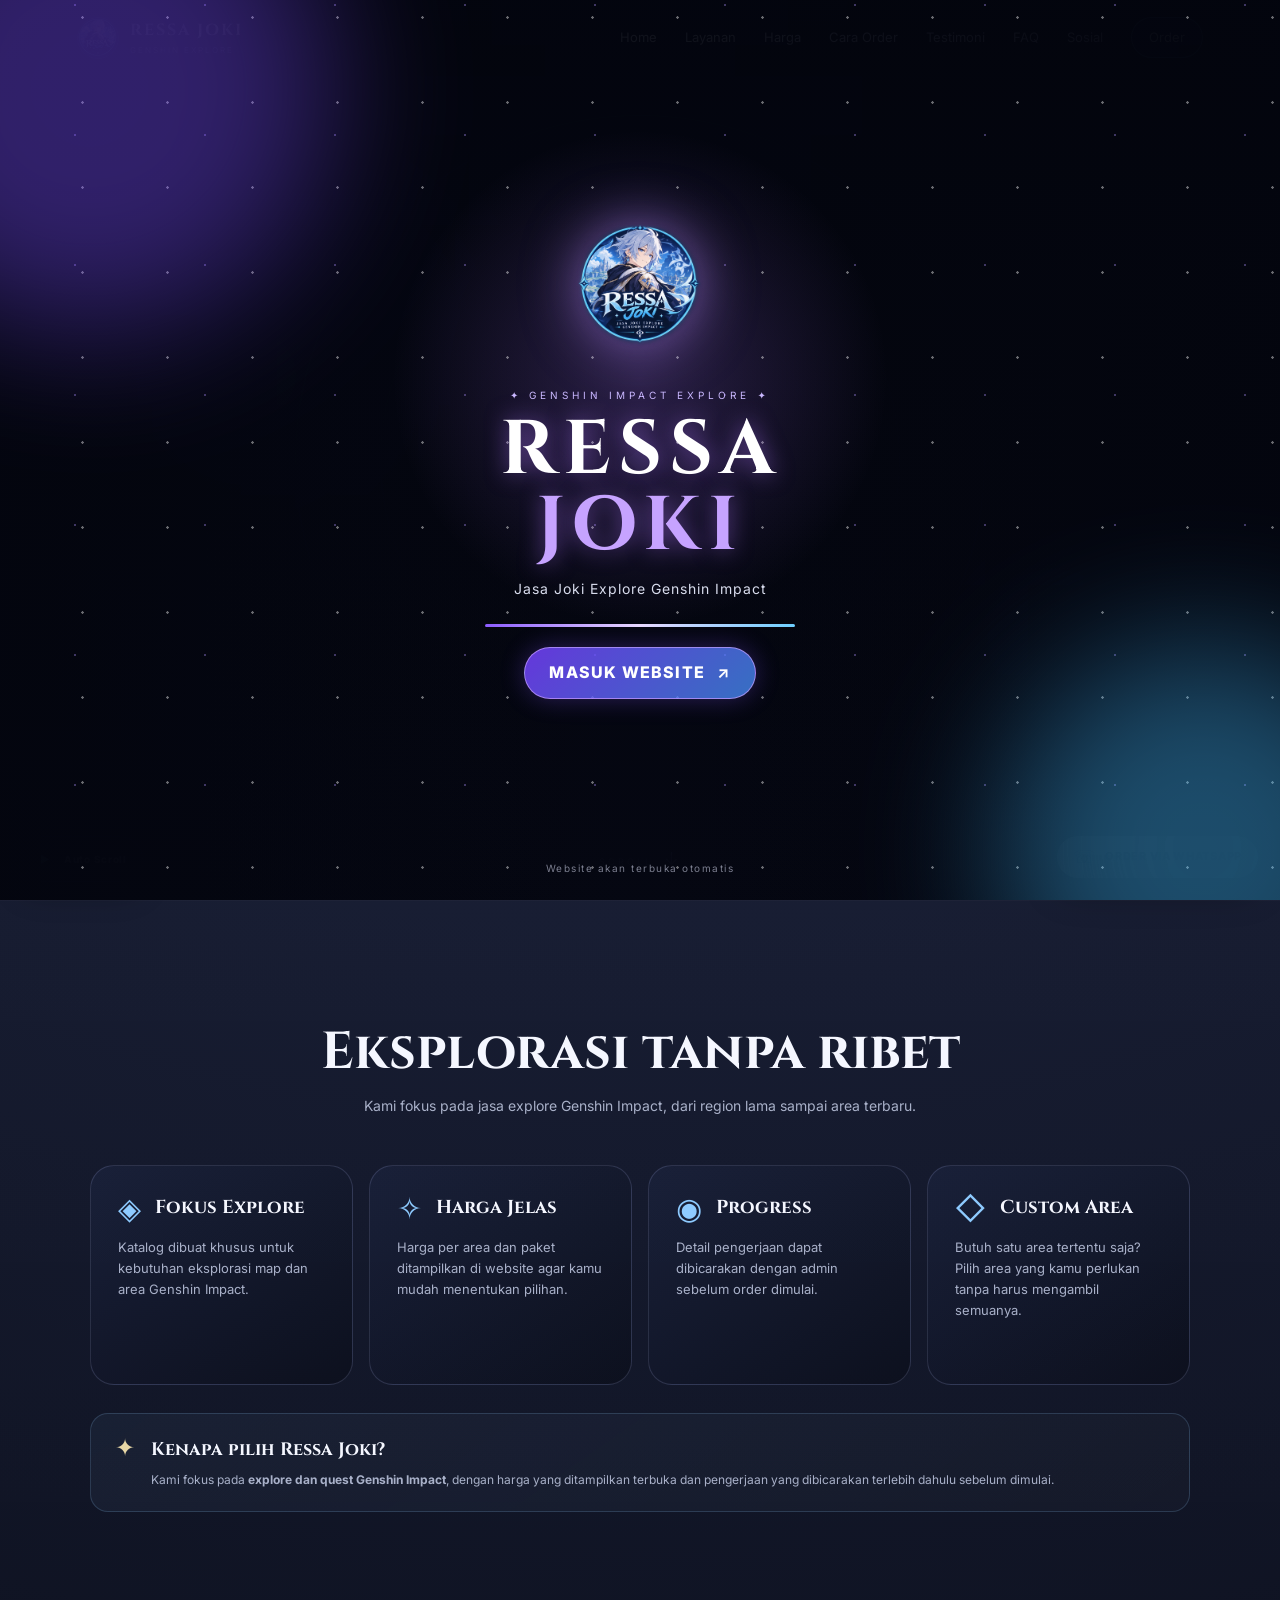
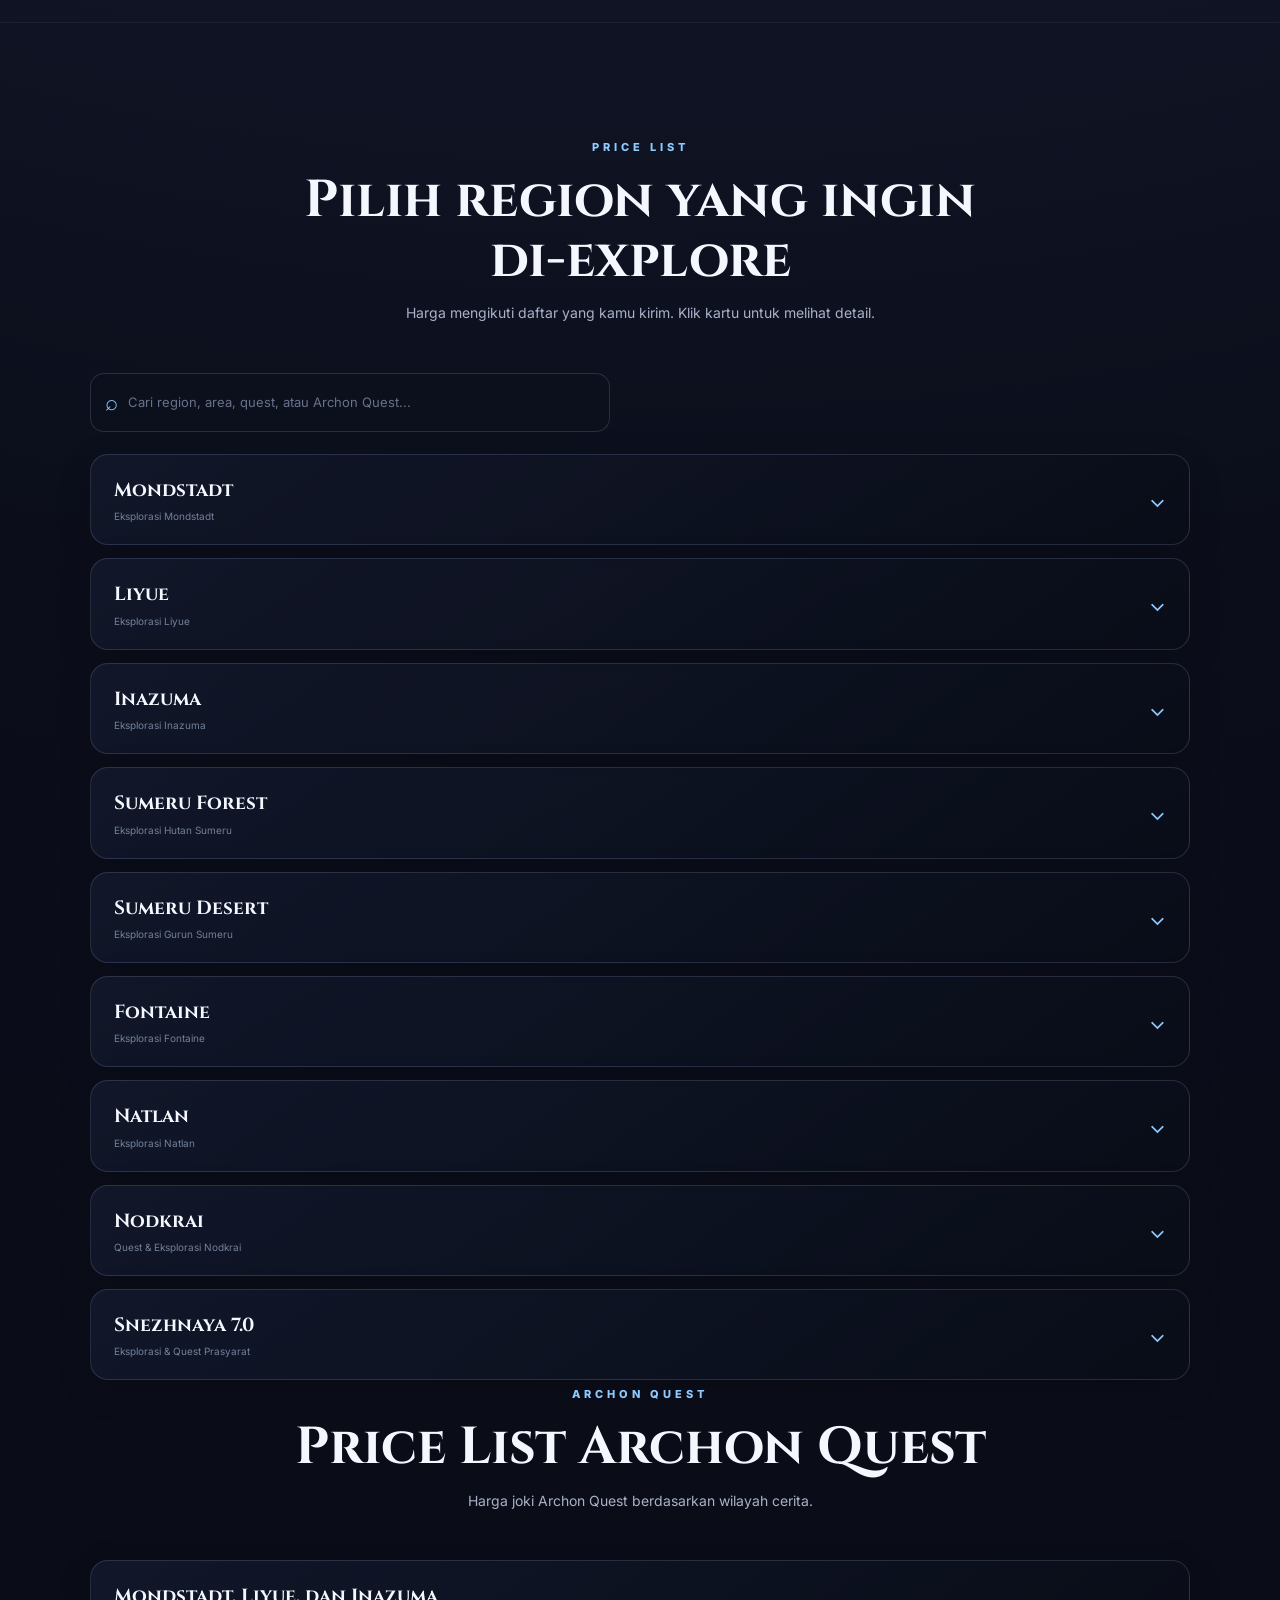
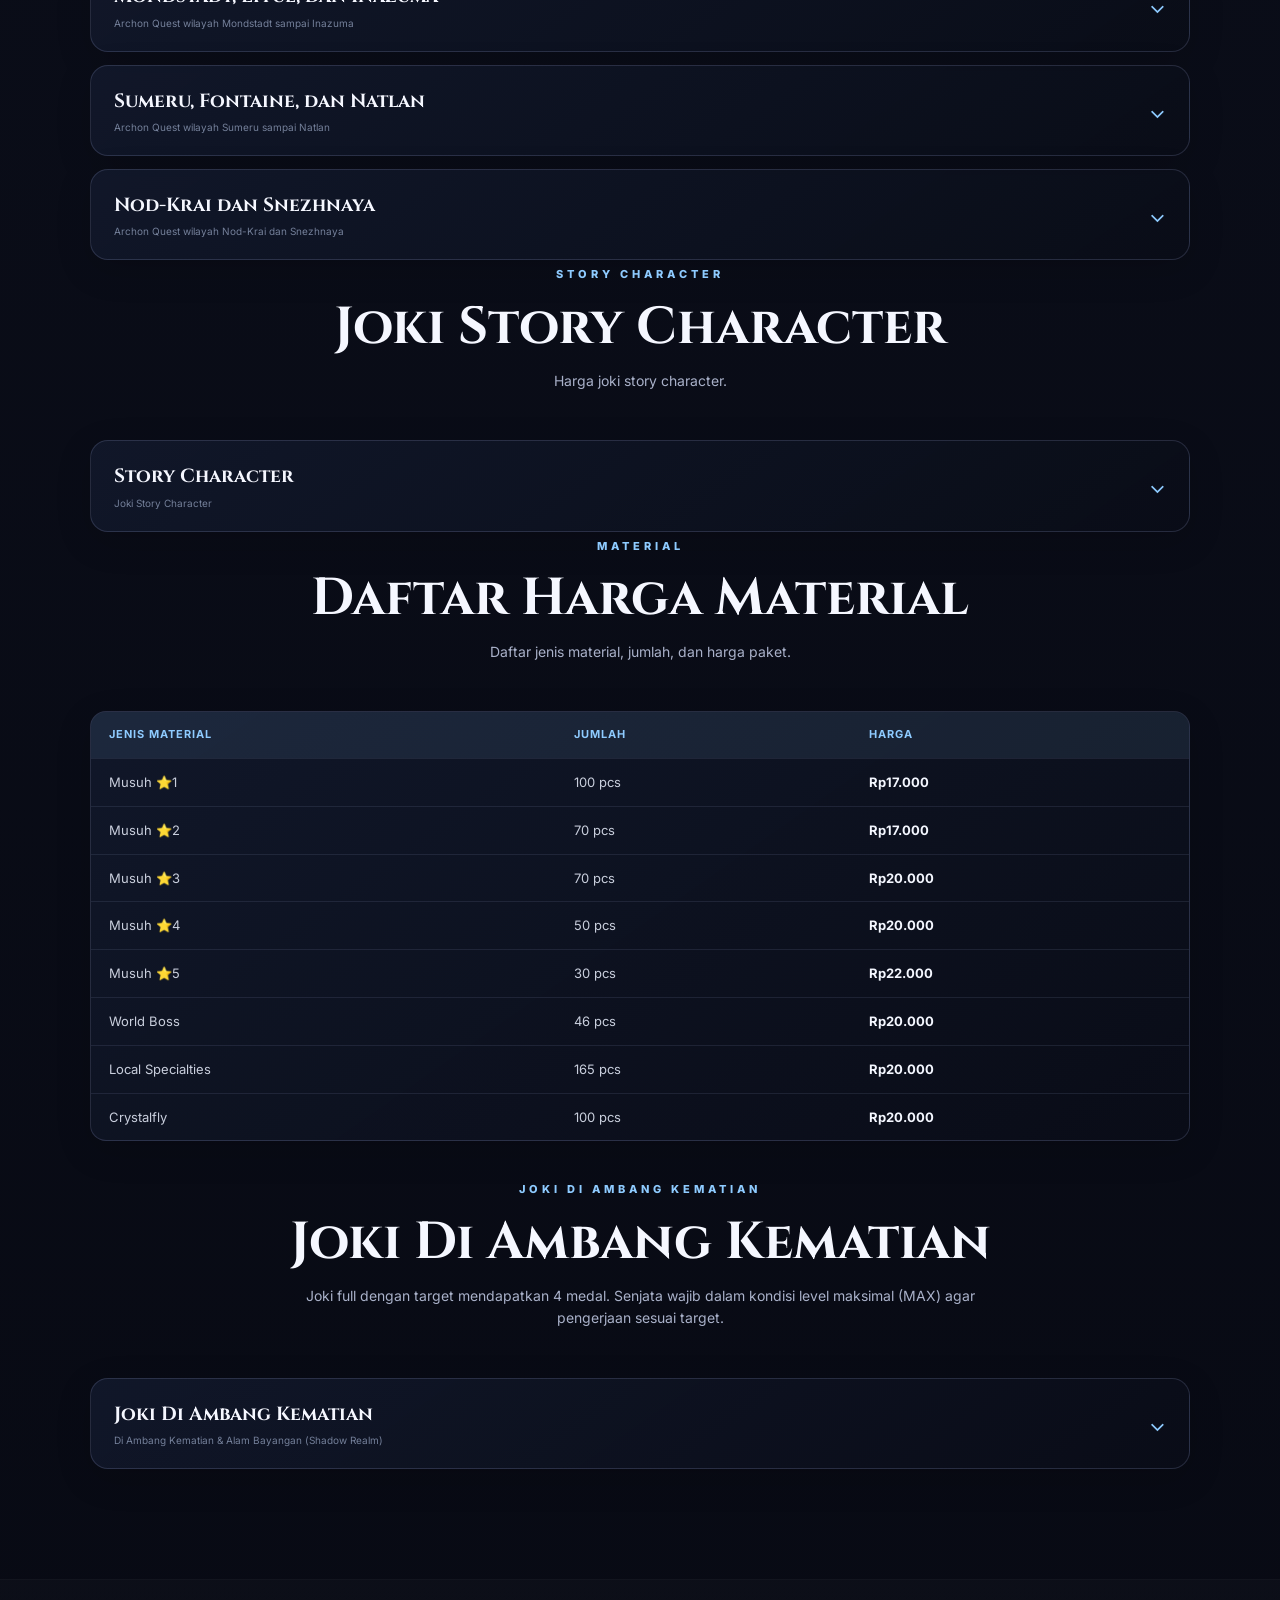
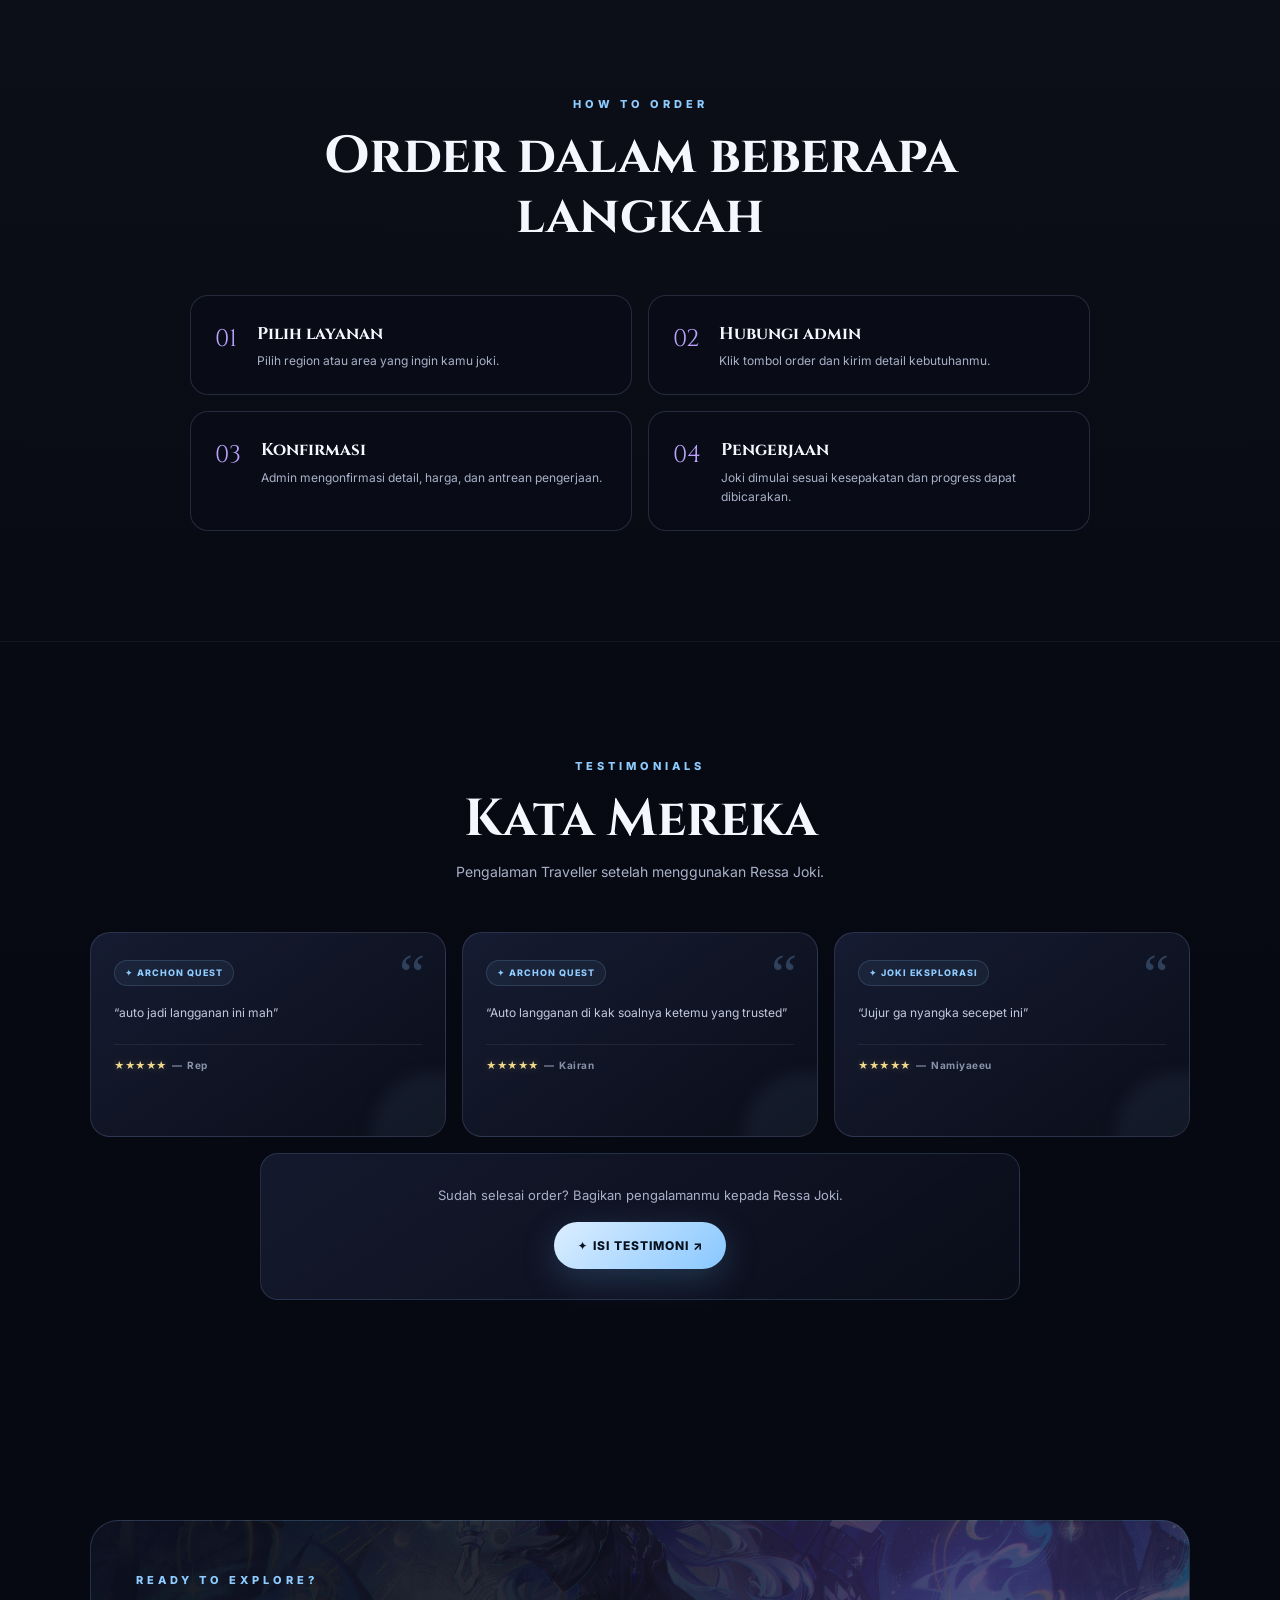
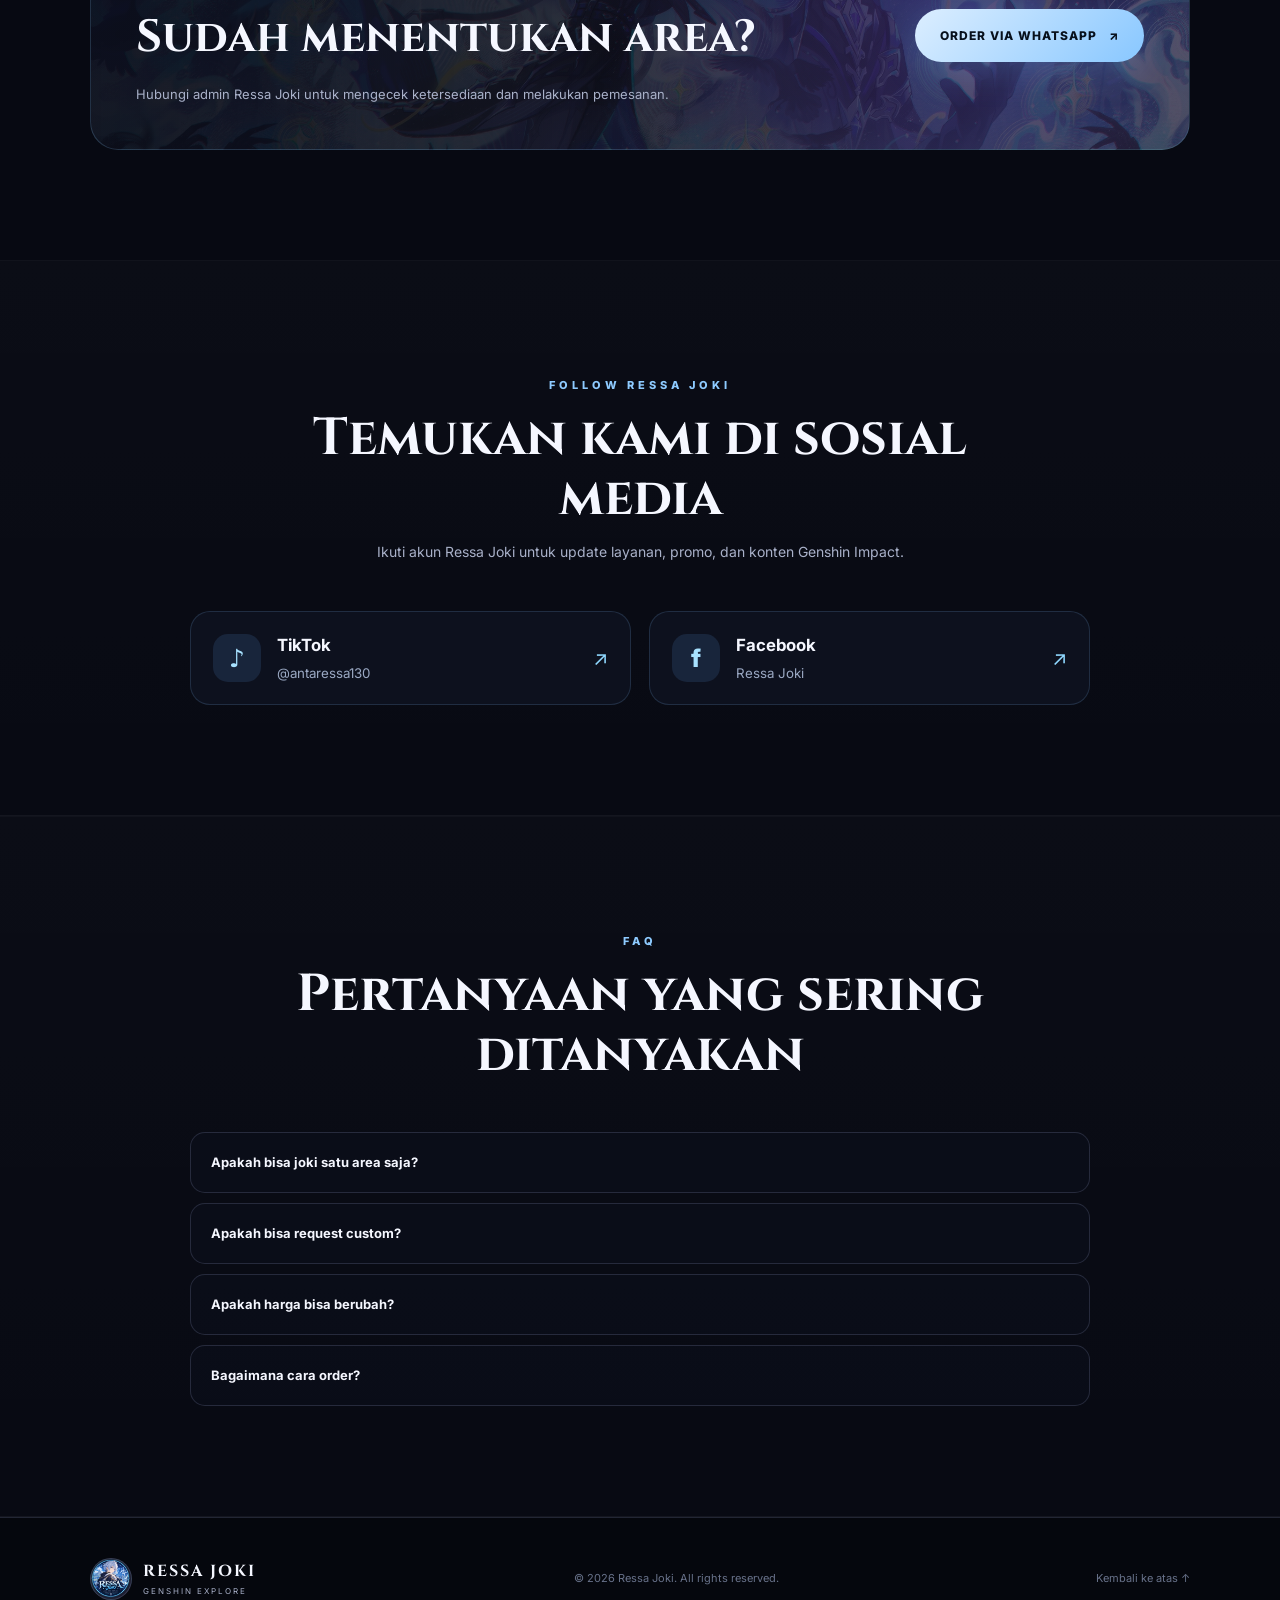
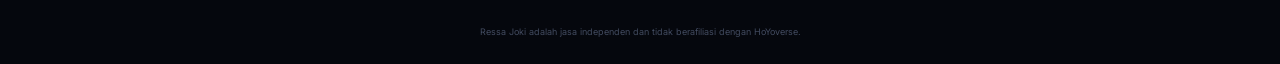
<file: index.html>
<!DOCTYPE html>
<html lang="id">
<head>
  <meta charset="UTF-8">
  <meta name="viewport" content="width=device-width, initial-scale=1.0">
  <meta name="theme-color" content="#090b14">
  <meta name="description" content="Ressa Joki — Jasa Joki Explore Genshin Impact. Pilih region, cek harga, lalu order via WhatsApp.">
  <title>Ressa Joki — Joki Explore Genshin Impact</title>
  <link rel="preconnect" href="https://fonts.googleapis.com">
  <link rel="preconnect" href="https://fonts.gstatic.com" crossorigin>
  <link href="https://fonts.googleapis.com/css2?family=Cinzel:wght@500;600;700&family=Inter:wght@400;500;600;700;800&display=swap" rel="stylesheet">
  <link rel="stylesheet" href="style.css?v=20261025">

  <link rel="icon" type="image/png" sizes="48x48" href="favicon-48.png">
  <link rel="icon" type="image/png" sizes="96x96" href="favicon-96.png">
  <link rel="apple-touch-icon" sizes="192x192" href="icon-192.png">
  <link rel="manifest" href="manifest.webmanifest">
</head>
<body class="intro-active">
  <div class="intro-screen" id="introScreen" aria-label="Pembuka Ressa Joki">
    <div class="intro-stars"></div>
    <div class="intro-glow intro-glow-a"></div>
    <div class="intro-glow intro-glow-b"></div>
    <div class="intro-content">
      <div class="intro-logo-wrap">
        <span class="intro-ring intro-ring-a"></span>
        <span class="intro-ring intro-ring-b"></span>
        <img class="intro-logo" src="ressa-logo.png" alt="Ressa Joki">
      </div>
      <div class="intro-kicker">✦ GENSHIN IMPACT EXPLORE ✦</div>
      <h2>RESSA <span>JOKI</span></h2>
      <p>Jasa Joki Explore Genshin Impact</p>
      <div class="intro-progress"><span></span></div>
      <button class="intro-enter" id="introEnter" type="button">MASUK WEBSITE <b>↗</b></button>
    </div>
    <div class="intro-skip">Website akan terbuka otomatis</div>
  </div>

  <div class="stars"></div>

  <header class="navbar" id="navbar">
    <a class="brand" href="#home" aria-label="Ressa Joki">
      <span class="brand-mark logo-brand"><img src="ressa-logo.png" alt="Ressa Joki"></span>
      <span>
        <strong>RESSA JOKI</strong>
        <small>GENSHIN EXPLORE</small>
      </span>
    </a>

    <button class="menu-toggle" id="menuToggle" aria-label="Buka menu">☰</button>

    <nav id="navMenu">
      <a href="#home">Home</a>
      <a href="#layanan">Layanan</a>
      <a href="#harga">Harga</a>
      <a href="#cara-order">Cara Order</a>
      <a href="#testimoni">Testimoni</a>
      <a href="#faq">FAQ</a>
      <a href="#sosmed">Sosial</a>
      <a class="nav-order" href="#order">Order</a>
    </nav>
  </header>

  <main>
    <section class="hero section" id="home">
      <div class="hero-orb orb-a"></div>
      <div class="hero-orb orb-b"></div>
      <div class="hero-content">
        <div class="eyebrow"><span>✦</span> JOKI GENSHIN IMPACT <span>✦</span></div>
        <h1>RESSA <span>JOKI</span></h1>
        <p class="hero-subtitle">Jasa Joki Explore Genshin Impact</p>
        <p class="hero-text">Serahkan eksplorasimu kepada kami. Pilih area, cek harga, dan nikmati akunmu dengan map yang lebih lengkap.</p>
        <div class="hero-actions">
          <a class="btn btn-primary" href="#harga">LIHAT HARGA <span>↗</span></a>
          <a class="btn btn-ghost" href="#order">ORDER SEKARANG</a>
        </div>
        <div class="hero-trust">
          <span>✓ Manual</span>
          <span>✓ Harga Transparan</span>
          <span>✓ Progress Terpantau</span>
        </div>
      </div>
      <div class="hero-decoration">
        <div class="sigil">✦</div>
        <div class="ring ring-1"></div>
        <div class="ring ring-2"></div>
        <div class="ring ring-3"></div>
      </div>
      <a class="scroll-down" href="#layanan">SCROLL <span>↓</span></a>
    </section>

    <section class="section section-dark" id="layanan">
      <div class="section-heading reveal">
        
        <h2>Eksplorasi tanpa ribet</h2>
        <p>Kami fokus pada jasa explore Genshin Impact, dari region lama sampai area terbaru.</p>
      </div>

      <div class="feature-grid">
        <article class="feature-card reveal">
          <div class="feature-icon">◈</div>
          <h3>Fokus Explore</h3>
          <p>Katalog dibuat khusus untuk kebutuhan eksplorasi map dan area Genshin Impact.</p>
        </article>
        <article class="feature-card reveal">
          <div class="feature-icon">✧</div>
          <h3>Harga Jelas</h3>
          <p>Harga per area dan paket ditampilkan di website agar kamu mudah menentukan pilihan.</p>
        </article>
        <article class="feature-card reveal">
          <div class="feature-icon">◉</div>
          <h3>Progress</h3>
          <p>Detail pengerjaan dapat dibicarakan dengan admin sebelum order dimulai.</p>
        </article>
        <article class="feature-card reveal">
          <div class="feature-icon">◇</div>
          <h3>Custom Area</h3>
          <p>Butuh satu area tertentu saja? Pilih area yang kamu perlukan tanpa harus mengambil semuanya.</p>
        </article>
      </div>

      <div class="why-note reveal">
        <div class="why-note-icon">✦</div>
        <div>
          <h3>Kenapa pilih Ressa Joki?</h3>
          <p>Kami fokus pada <strong>explore dan quest Genshin Impact</strong>, dengan harga yang ditampilkan terbuka dan pengerjaan yang dibicarakan terlebih dahulu sebelum dimulai.</p>
        </div>
      </div>
    </section>

    <section class="section" id="harga">
      <div class="section-heading reveal">
        <span class="section-kicker">PRICE LIST</span>
        <h2>Pilih region yang ingin di-explore</h2>
        <p>Harga mengikuti daftar yang kamu kirim. Klik kartu untuk melihat detail.</p>
      </div>

      <div class="price-toolbar reveal">
        <div class="search-wrap">
          <span>⌕</span>
          <input id="priceSearch" type="search" placeholder="Cari region, area, quest, atau Archon Quest..." autocomplete="off">
        </div>
      </div>

      <div id="priceList" class="price-list"></div>

      <div class="section-heading quest-price-heading reveal">
        <span class="section-kicker">ARCHON QUEST</span>
        <h2>Price List Archon Quest</h2>
        <p>Harga joki Archon Quest berdasarkan wilayah cerita.</p>
      </div>
      <div id="questPriceList" class="price-list"></div>

      <div class="section-heading dedicated-price-heading reveal" id="story-character-heading">
        <span class="section-kicker">STORY CHARACTER</span>
        <h2>Joki Story Character</h2>
        <p>Harga joki story character.</p>
      </div>
      <div id="characterPriceList" class="price-list"></div>

      <div class="section-heading dedicated-price-heading reveal" id="material-price-heading">
        <span class="section-kicker">MATERIAL</span>
        <h2>Daftar Harga Material</h2>
        <p>Daftar jenis material, jumlah, dan harga paket.</p>
      </div>
      <div class="material-table-wrap reveal">
        <table class="material-table">
          <thead><tr><th>Jenis material</th><th>Jumlah</th><th>Harga</th></tr></thead>
          <tbody>
            <tr><td>Musuh ⭐1</td><td>100 pcs</td><td>Rp17.000</td></tr>
            <tr><td>Musuh ⭐2</td><td>70 pcs</td><td>Rp17.000</td></tr>
            <tr><td>Musuh ⭐3</td><td>70 pcs</td><td>Rp20.000</td></tr>
            <tr><td>Musuh ⭐4</td><td>50 pcs</td><td>Rp20.000</td></tr>
            <tr><td>Musuh ⭐5</td><td>30 pcs</td><td>Rp22.000</td></tr>
            <tr><td>World Boss</td><td>46 pcs</td><td>Rp20.000</td></tr>
            <tr><td>Local Specialties</td><td>165 pcs</td><td>Rp20.000</td></tr>
            <tr><td>Crystalfly</td><td>100 pcs</td><td>Rp20.000</td></tr>
          </tbody>
        </table>
      </div>

      <div class="section-heading dedicated-price-heading reveal" id="stage-joki-heading">
        <span class="section-kicker">JOKI DI AMBANG KEMATIAN</span>
        <h2>Joki Di Ambang Kematian</h2>
        <p>Joki full dengan target mendapatkan 4 medal. Senjata wajib dalam kondisi level maksimal (MAX) agar pengerjaan sesuai target.</p>
      </div>
      <div id="stagePriceList" class="price-list"></div>
    </section>

    <section class="section section-dark" id="cara-order">
      <div class="section-heading reveal">
        <span class="section-kicker">HOW TO ORDER</span>
        <h2>Order dalam beberapa langkah</h2>
      </div>

      <div class="steps">
        <article class="step reveal"><span>01</span><div><h3>Pilih layanan</h3><p>Pilih region atau area yang ingin kamu joki.</p></div></article>
        <article class="step reveal"><span>02</span><div><h3>Hubungi admin</h3><p>Klik tombol order dan kirim detail kebutuhanmu.</p></div></article>
        <article class="step reveal"><span>03</span><div><h3>Konfirmasi</h3><p>Admin mengonfirmasi detail, harga, dan antrean pengerjaan.</p></div></article>
        <article class="step reveal"><span>04</span><div><h3>Pengerjaan</h3><p>Joki dimulai sesuai kesepakatan dan progress dapat dibicarakan.</p></div></article>
      </div>
    </section>

    <section class="section" id="testimoni">
      <div class="section-heading reveal">
        <span class="section-kicker">TESTIMONIALS</span>
        <h2>Kata Mereka</h2>
        <p>Pengalaman Traveller setelah menggunakan Ressa Joki.</p>
      </div>
      <div id="testimonialList" class="testimonial-grid"></div>
      <div class="testimonial-empty reveal">
        <div>
          <p>Sudah selesai order? Bagikan pengalamanmu kepada Ressa Joki.</p>
          <a class="btn btn-primary testimonial-submit" href="https://forms.gle/QEcyU1N9eKd89i5E6" target="_blank" rel="noopener noreferrer">✦ ISI TESTIMONI <span>↗</span></a>
        </div>
      </div>
    </section>

    <section class="section" id="order">
      <div class="order-box reveal">
        <div>
          <span class="section-kicker">READY TO EXPLORE?</span>
          <h2>Sudah menentukan area?</h2>
          <p>Hubungi admin Ressa Joki untuk mengecek ketersediaan dan melakukan pemesanan.</p>
        </div>
        <a class="btn btn-primary btn-large" id="whatsappMain" href="#" target="_blank" rel="noopener">ORDER VIA WHATSAPP <span>↗</span></a>
      </div>
    </section>

    <section class="section section-dark" id="sosmed">
      <div class="section-heading reveal">
        <span class="section-kicker">FOLLOW RESSA JOKI</span>
        <h2>Temukan kami di sosial media</h2>
        <p>Ikuti akun Ressa Joki untuk update layanan, promo, dan konten Genshin Impact.</p>
      </div>
      <div class="social-grid">
        <a class="social-card reveal" href="https://www.tiktok.com/@antaressa130?_r=1&_t=ZS-9AEii9aATRv" target="_blank" rel="noopener noreferrer">
          <span class="social-icon">♪</span>
          <span><strong>TikTok</strong><small>@antaressa130</small></span>
          <span class="social-arrow">↗</span>
        </a>
        <a class="social-card reveal" href="https://www.facebook.com/profile.php?id=100091217440157" target="_blank" rel="noopener noreferrer">
          <span class="social-icon">f</span>
          <span><strong>Facebook</strong><small>Ressa Joki</small></span>
          <span class="social-arrow">↗</span>
        </a>
      </div>
    </section>

    <section class="section section-dark" id="faq">
      <div class="section-heading reveal">
        <span class="section-kicker">FAQ</span>
        <h2>Pertanyaan yang sering ditanyakan</h2>
      </div>
      <div class="faq-list">
        <details class="faq reveal">
          <summary>Apakah bisa joki satu area saja?</summary>
          <p>Bisa. Pilih area yang kamu butuhkan dari price list, lalu konfirmasi ke admin.</p>
        </details>
        <details class="faq reveal">
          <summary>Apakah bisa request custom?</summary>
          <p>Bisa. Jika area atau kebutuhanmu tidak tercantum, tanyakan langsung ke admin.</p>
        </details>
        <details class="faq reveal">
          <summary>Apakah harga bisa berubah?</summary>
          <p>Harga pada website mengikuti daftar referensi yang diberikan. Konfirmasi harga terakhir ke admin sebelum pembayaran.</p>
        </details>
        <details class="faq reveal">
          <summary>Bagaimana cara order?</summary>
          <p>Pilih area → klik Order via WhatsApp → kirim kebutuhanmu → tunggu konfirmasi admin.</p>
        </details>
      </div>
    </section>
  </main>

  <footer>
    <div class="footer-inner">
      <div class="brand footer-brand">
        <span class="brand-mark logo-brand"><img src="ressa-logo.png" alt="Ressa Joki"></span>
        <span><strong>RESSA JOKI</strong><small>GENSHIN EXPLORE</small></span>
      </div>
      <p>© <span id="year"></span> Ressa Joki. All rights reserved.</p>
      <a href="#home">Kembali ke atas ↑</a>
    </div>
    <p class="disclaimer">Ressa Joki adalah jasa independen dan tidak berafiliasi dengan HoYoverse.</p>
  </footer>

  <a class="floating-wa" id="floatingWhatsApp" href="#" target="_blank" rel="noopener noreferrer" aria-label="Order via WhatsApp">
    <span class="floating-wa-icon">☏</span>
    <span class="floating-wa-label">ORDER VIA WHATSAPP</span>
  </a>
  <div class="toast" id="toast"></div>
  <script src="script.js?v=20261030"></script>
</body>
</html>
</file>
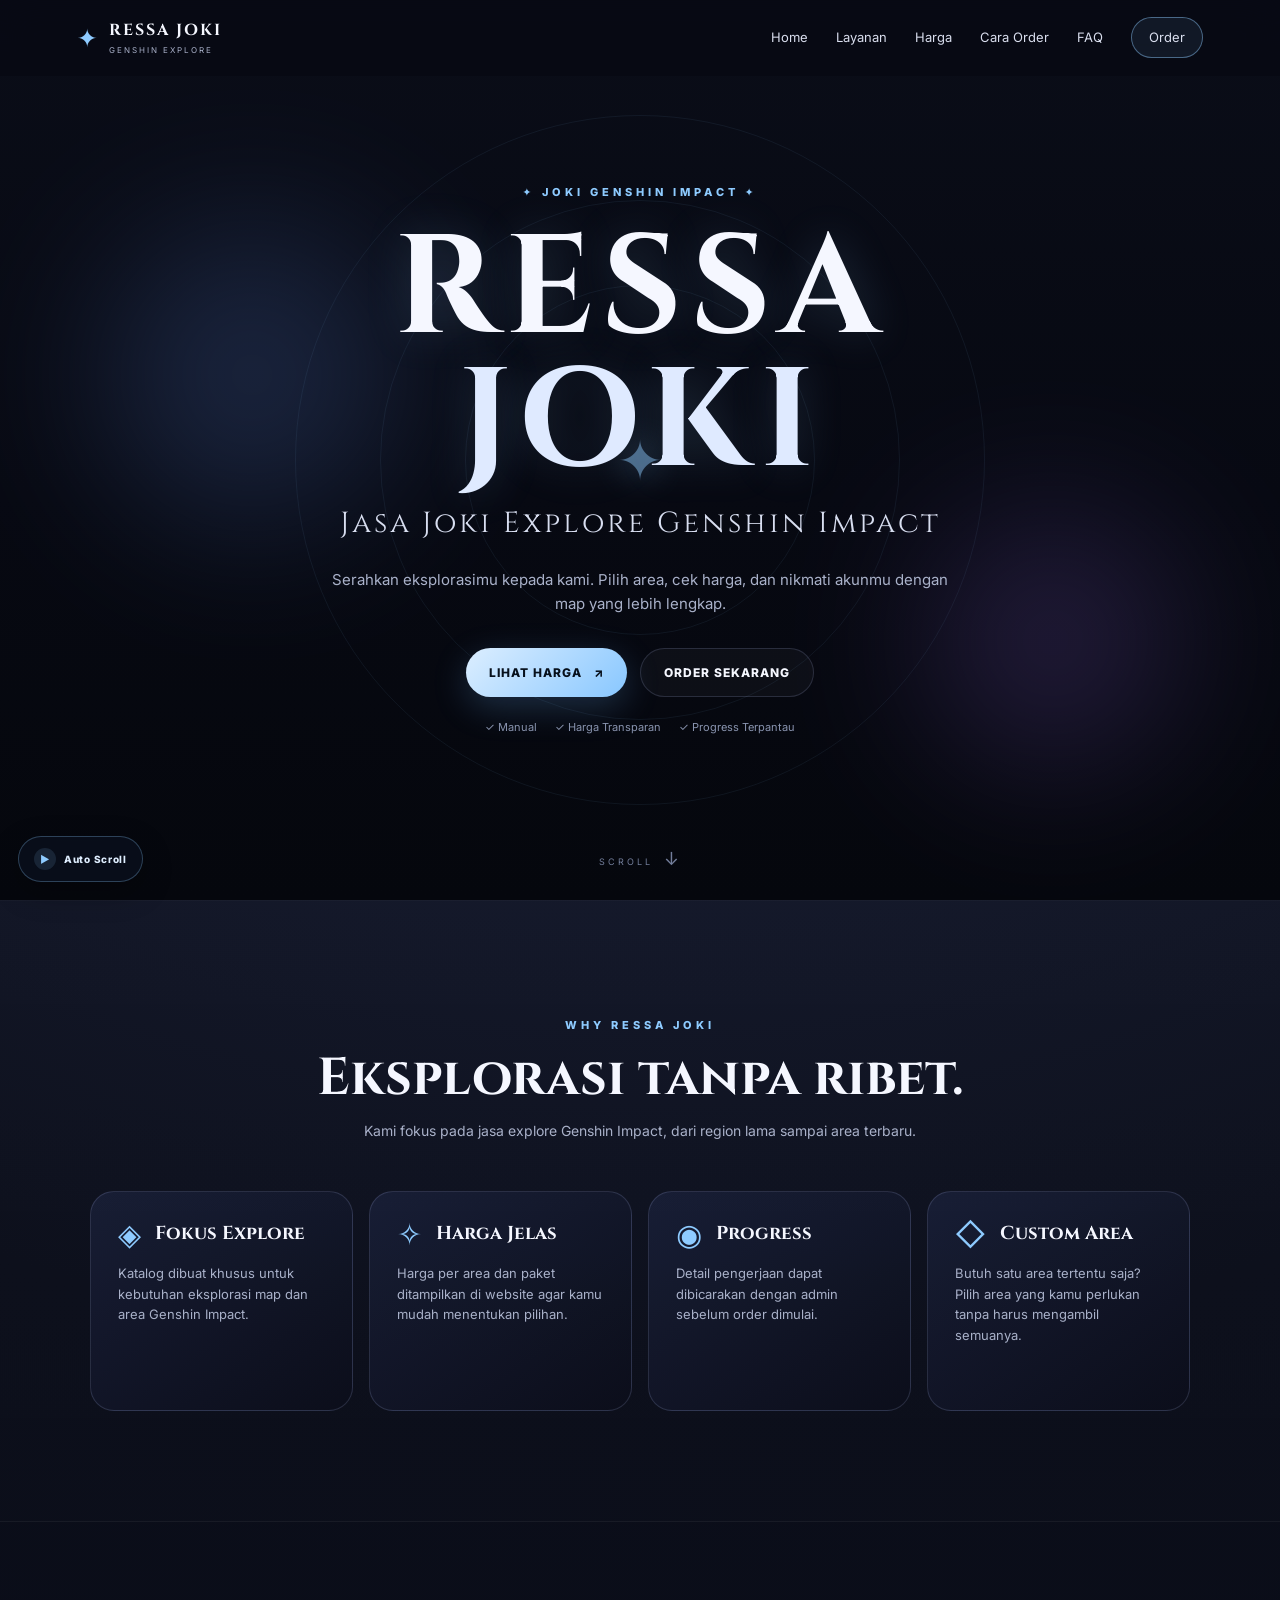
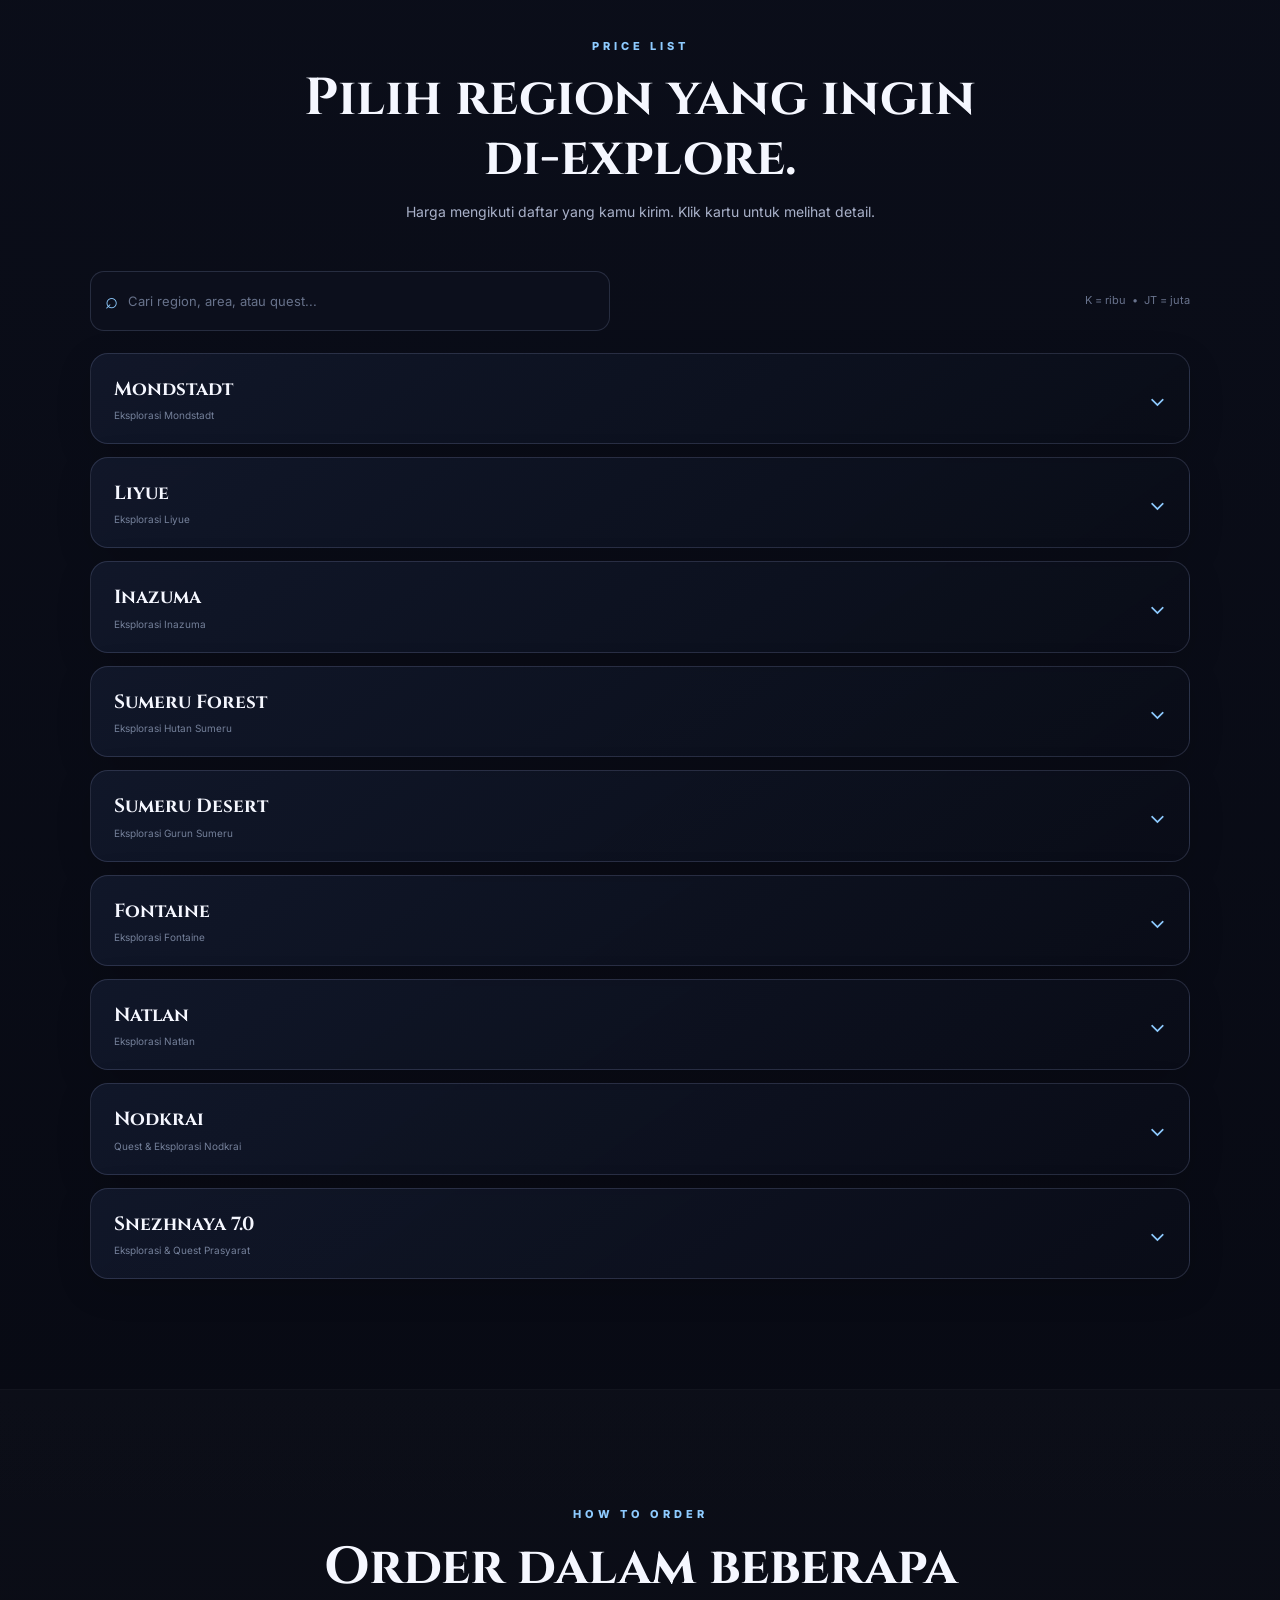
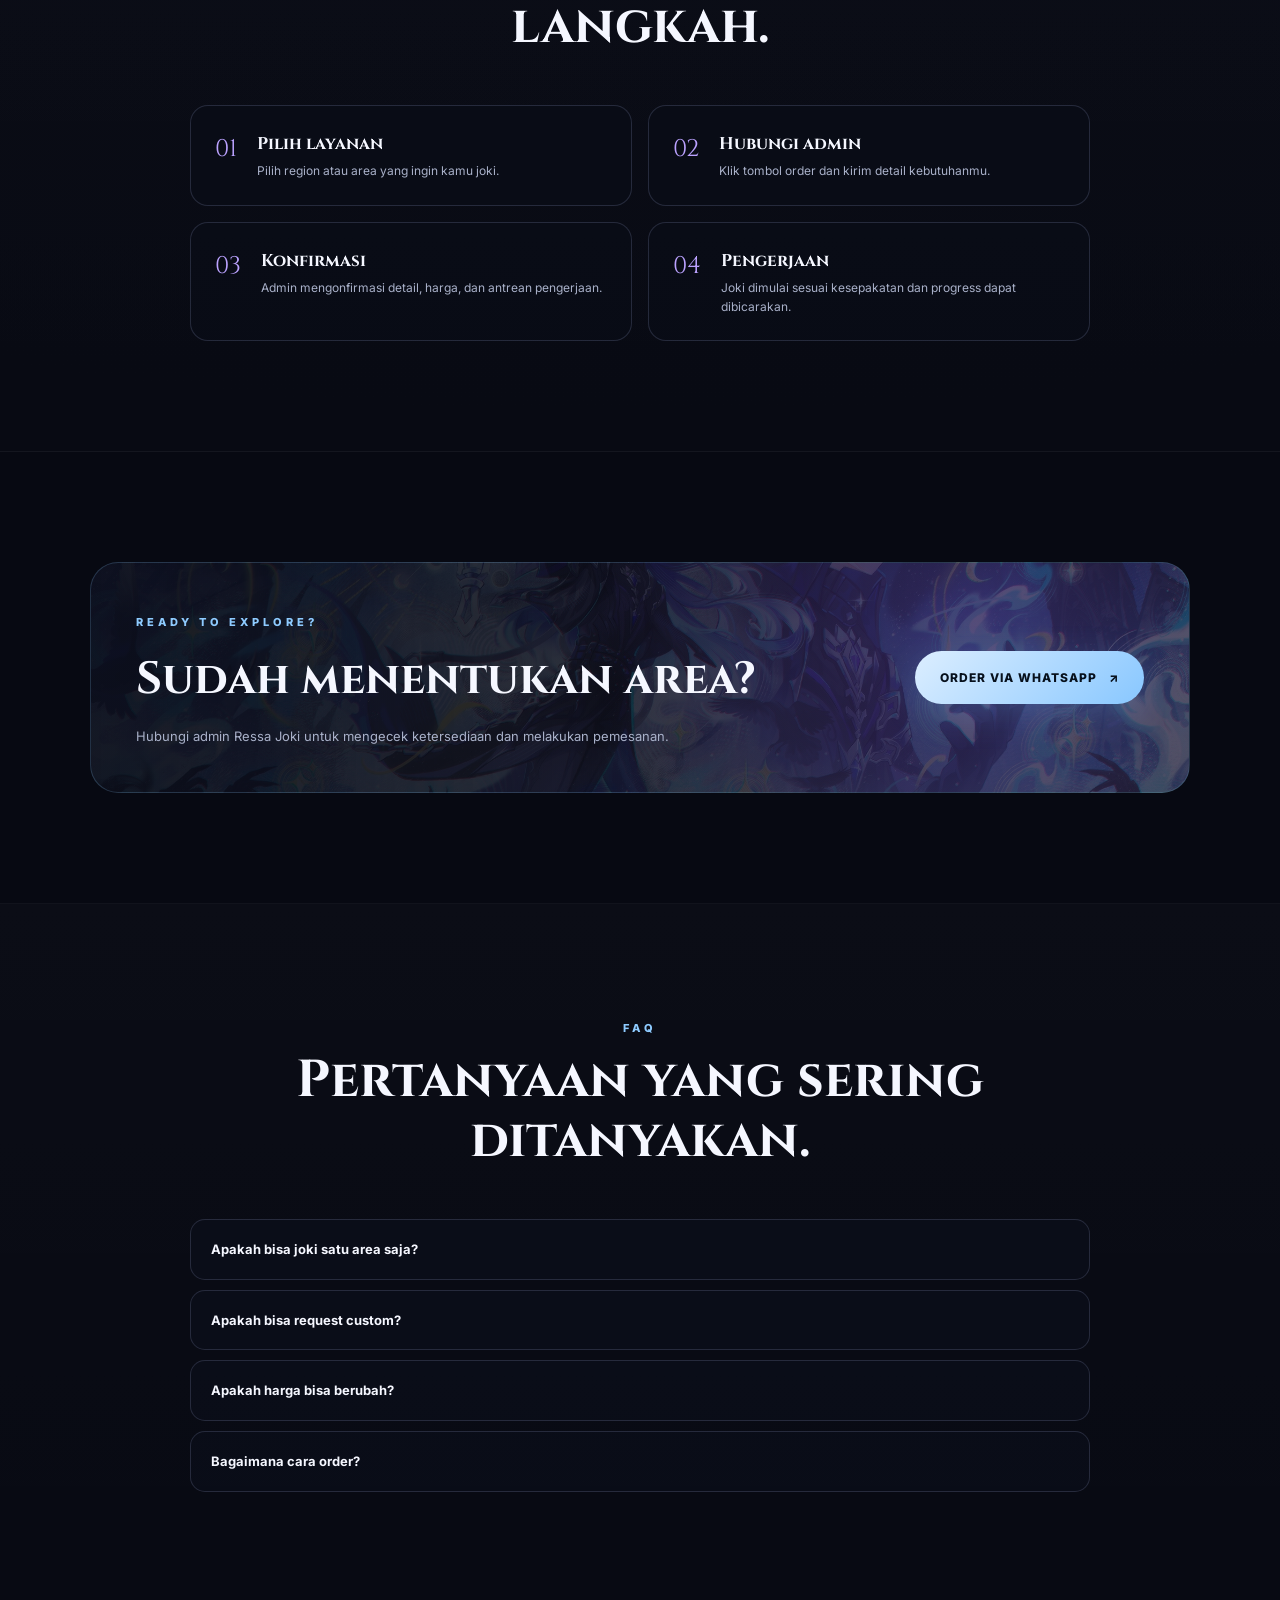
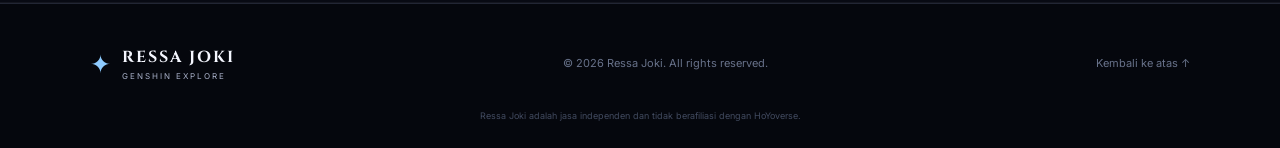
<file: index[1].html>
<!DOCTYPE html>
<html lang="id">
<head>
  <meta charset="UTF-8">
  <meta name="viewport" content="width=device-width, initial-scale=1.0">
  <meta name="theme-color" content="#090b14">
  <meta name="description" content="Ressa Joki — Jasa Joki Explore Genshin Impact. Pilih region, cek harga, lalu order via WhatsApp.">
  <title>Ressa Joki — Joki Explore Genshin Impact</title>
  <link rel="preconnect" href="https://fonts.googleapis.com">
  <link rel="preconnect" href="https://fonts.gstatic.com" crossorigin>
  <link href="https://fonts.googleapis.com/css2?family=Cinzel:wght@500;600;700&family=Inter:wght@400;500;600;700;800&display=swap" rel="stylesheet">
  <link rel="stylesheet" href="style.css">
</head>
<body>
  <div class="stars"></div>

  <header class="navbar" id="navbar">
    <a class="brand" href="#home" aria-label="Ressa Joki">
      <span class="brand-mark">✦</span>
      <span>
        <strong>RESSA JOKI</strong>
        <small>GENSHIN EXPLORE</small>
      </span>
    </a>

    <button class="menu-toggle" id="menuToggle" aria-label="Buka menu">☰</button>

    <nav id="navMenu">
      <a href="#home">Home</a>
      <a href="#layanan">Layanan</a>
      <a href="#harga">Harga</a>
      <a href="#cara-order">Cara Order</a>
      <a href="#faq">FAQ</a>
      <a class="nav-order" href="#order">Order</a>
    </nav>
  </header>

  <main>
    <section class="hero section" id="home">
      <div class="hero-orb orb-a"></div>
      <div class="hero-orb orb-b"></div>
      <div class="hero-content reveal">
        <div class="eyebrow"><span>✦</span> JOKI GENSHIN IMPACT <span>✦</span></div>
        <h1>RESSA <span>JOKI</span></h1>
        <p class="hero-subtitle">Jasa Joki Explore Genshin Impact</p>
        <p class="hero-text">Serahkan eksplorasimu kepada kami. Pilih area, cek harga, dan nikmati akunmu dengan map yang lebih lengkap.</p>
        <div class="hero-actions">
          <a class="btn btn-primary" href="#harga">LIHAT HARGA <span>↗</span></a>
          <a class="btn btn-ghost" href="#order">ORDER SEKARANG</a>
        </div>
        <div class="hero-trust">
          <span>✓ Manual</span>
          <span>✓ Harga Transparan</span>
          <span>✓ Progress Terpantau</span>
        </div>
      </div>
      <div class="hero-decoration">
        <div class="sigil">✦</div>
        <div class="ring ring-1"></div>
        <div class="ring ring-2"></div>
        <div class="ring ring-3"></div>
      </div>
      <a class="scroll-down" href="#layanan">SCROLL <span>↓</span></a>
    </section>

    <section class="section section-dark" id="layanan">
      <div class="section-heading reveal">
        <span class="section-kicker">WHY RESSA JOKI</span>
        <h2>Eksplorasi tanpa ribet.</h2>
        <p>Kami fokus pada jasa explore Genshin Impact, dari region lama sampai area terbaru.</p>
      </div>

      <div class="feature-grid">
        <article class="feature-card reveal">
          <div class="feature-icon">◈</div>
          <h3>Fokus Explore</h3>
          <p>Katalog dibuat khusus untuk kebutuhan eksplorasi map dan area Genshin Impact.</p>
        </article>
        <article class="feature-card reveal">
          <div class="feature-icon">✧</div>
          <h3>Harga Jelas</h3>
          <p>Harga per area dan paket ditampilkan di website agar kamu mudah menentukan pilihan.</p>
        </article>
        <article class="feature-card reveal">
          <div class="feature-icon">◉</div>
          <h3>Progress</h3>
          <p>Detail pengerjaan dapat dibicarakan dengan admin sebelum order dimulai.</p>
        </article>
        <article class="feature-card reveal">
          <div class="feature-icon">◇</div>
          <h3>Custom Area</h3>
          <p>Butuh satu area tertentu saja? Pilih area yang kamu perlukan tanpa harus mengambil semuanya.</p>
        </article>
      </div>
    </section>

    <section class="section" id="harga">
      <div class="section-heading reveal">
        <span class="section-kicker">PRICE LIST</span>
        <h2>Pilih region yang ingin di-explore.</h2>
        <p>Harga mengikuti daftar yang kamu kirim. Klik kartu untuk melihat detail.</p>
      </div>

      <div class="price-toolbar reveal">
        <div class="search-wrap">
          <span>⌕</span>
          <input id="priceSearch" type="search" placeholder="Cari region, area, atau quest..." autocomplete="off">
        </div>
        <div class="price-note">K = ribu &nbsp;•&nbsp; JT = juta</div>
      </div>

      <div id="priceList" class="price-list"></div>
    </section>

    <section class="section section-dark" id="cara-order">
      <div class="section-heading reveal">
        <span class="section-kicker">HOW TO ORDER</span>
        <h2>Order dalam beberapa langkah.</h2>
      </div>

      <div class="steps">
        <article class="step reveal"><span>01</span><div><h3>Pilih layanan</h3><p>Pilih region atau area yang ingin kamu joki.</p></div></article>
        <article class="step reveal"><span>02</span><div><h3>Hubungi admin</h3><p>Klik tombol order dan kirim detail kebutuhanmu.</p></div></article>
        <article class="step reveal"><span>03</span><div><h3>Konfirmasi</h3><p>Admin mengonfirmasi detail, harga, dan antrean pengerjaan.</p></div></article>
        <article class="step reveal"><span>04</span><div><h3>Pengerjaan</h3><p>Joki dimulai sesuai kesepakatan dan progress dapat dibicarakan.</p></div></article>
      </div>
    </section>

    <section class="section" id="order">
      <div class="order-box reveal">
        <div>
          <span class="section-kicker">READY TO EXPLORE?</span>
          <h2>Sudah menentukan area?</h2>
          <p>Hubungi admin Ressa Joki untuk mengecek ketersediaan dan melakukan pemesanan.</p>
        </div>
        <a class="btn btn-primary btn-large" id="whatsappMain" href="#" target="_blank" rel="noopener">ORDER VIA WHATSAPP <span>↗</span></a>
      </div>
    </section>

    <section class="section section-dark" id="faq">
      <div class="section-heading reveal">
        <span class="section-kicker">FAQ</span>
        <h2>Pertanyaan yang sering ditanyakan.</h2>
      </div>
      <div class="faq-list">
        <details class="faq reveal">
          <summary>Apakah bisa joki satu area saja?</summary>
          <p>Bisa. Pilih area yang kamu butuhkan dari price list, lalu konfirmasi ke admin.</p>
        </details>
        <details class="faq reveal">
          <summary>Apakah bisa request custom?</summary>
          <p>Bisa. Jika area atau kebutuhanmu tidak tercantum, tanyakan langsung ke admin.</p>
        </details>
        <details class="faq reveal">
          <summary>Apakah harga bisa berubah?</summary>
          <p>Harga pada website mengikuti daftar referensi yang diberikan. Konfirmasi harga terakhir ke admin sebelum pembayaran.</p>
        </details>
        <details class="faq reveal">
          <summary>Bagaimana cara order?</summary>
          <p>Pilih area → klik Order via WhatsApp → kirim kebutuhanmu → tunggu konfirmasi admin.</p>
        </details>
      </div>
    </section>
  </main>

  <footer>
    <div class="footer-inner">
      <div class="brand footer-brand">
        <span class="brand-mark">✦</span>
        <span><strong>RESSA JOKI</strong><small>GENSHIN EXPLORE</small></span>
      </div>
      <p>© <span id="year"></span> Ressa Joki. All rights reserved.</p>
      <a href="#home">Kembali ke atas ↑</a>
    </div>
    <p class="disclaimer">Ressa Joki adalah jasa independen dan tidak berafiliasi dengan HoYoverse.</p>
  </footer>

  <div class="toast" id="toast"></div>
  <script src="script.js"></script>
</body>
</html>
</file>
<file: style.css>
*{box-sizing:border-box;margin:0;padding:0}
:root{
  --bg:#070912;--bg2:#0c1020;--panel:rgba(17,22,40,.78);--line:rgba(183,200,255,.16);
  --text:#f5f7ff;--muted:#a9b1c9;--accent:#8ecbff;--accent2:#bba2ff;--gold:#e8d7a6;
  --shadow:0 24px 70px rgba(0,0,0,.35);--radius:24px
}
html{scroll-behavior:smooth}
body{font-family:Inter,system-ui,sans-serif;background:radial-gradient(circle at 50% -10%,#20294b 0,#0b0e1a 34%,#070912 75%);color:var(--text);line-height:1.6;overflow-x:hidden}
a{color:inherit;text-decoration:none}
button,input{font:inherit}
.stars{position:fixed;inset:0;pointer-events:none;opacity:.35;background-image:radial-gradient(#fff 1px,transparent 1px);background-size:90px 90px;mask-image:linear-gradient(to bottom,#fff,transparent 80%);z-index:-1}
.navbar{position:fixed;top:0;left:0;right:0;height:76px;display:flex;align-items:center;justify-content:space-between;padding:0 6vw;z-index:100;background:rgba(7,9,18,.62);backdrop-filter:blur(18px);border-bottom:1px solid transparent;transition:.3s}
.navbar.scrolled{border-color:var(--line);background:rgba(7,9,18,.88)}
.brand{display:flex;align-items:center;gap:11px}
.brand-mark{font-size:25px;color:var(--accent)}
.brand strong{display:block;font-family:Cinzel,serif;font-size:16px;letter-spacing:2px}
.brand small{display:block;font-size:8px;letter-spacing:2px;color:var(--muted)}
nav{display:flex;align-items:center;gap:28px;font-size:13px;color:#d9deee}
nav a{transition:.2s}nav a:hover{color:var(--accent)}
.nav-order{border:1px solid rgba(142,203,255,.45);padding:9px 17px;border-radius:999px;background:rgba(142,203,255,.08)}
.menu-toggle{display:none;background:none;border:0;color:#fff;font-size:25px}
.section{position:relative;padding:110px 7vw}
.hero{min-height:100vh;display:flex;align-items:center;justify-content:center;text-align:center;overflow:hidden;padding-top:130px}
.hero-content{max-width:820px;position:relative;z-index:2}
.eyebrow,.section-kicker{font-size:11px;letter-spacing:4px;color:var(--accent);font-weight:800}
.hero h1{font-family:Cinzel,serif;font-size:clamp(60px,12vw,140px);line-height:.95;letter-spacing:8px;margin:22px 0 12px;text-shadow:0 0 45px rgba(142,203,255,.18)}
.hero h1 span{color:#dfeaff}
.hero-subtitle{font-family:Cinzel,serif;font-size:clamp(18px,3vw,29px);letter-spacing:3px;color:#d8def0}
.hero-text{max-width:620px;margin:20px auto 0;color:var(--muted);font-size:15px}
.hero-actions{display:flex;justify-content:center;gap:13px;margin:32px 0 22px;flex-wrap:wrap}
.btn{display:inline-flex;align-items:center;justify-content:center;gap:12px;padding:14px 23px;border-radius:999px;font-size:12px;font-weight:800;letter-spacing:1px;transition:.25s;cursor:pointer}
.btn-primary{background:linear-gradient(135deg,#dceeff,#88c7ff);color:#07101c;box-shadow:0 10px 35px rgba(108,181,255,.22)}
.btn-primary:hover{transform:translateY(-3px);box-shadow:0 16px 42px rgba(108,181,255,.35)}
.btn-ghost{border:1px solid var(--line);background:rgba(255,255,255,.03)}
.btn-ghost:hover{border-color:rgba(142,203,255,.5);background:rgba(142,203,255,.08)}
.hero-trust{display:flex;justify-content:center;gap:18px;flex-wrap:wrap;color:#8994af;font-size:11px}
.hero-decoration{position:absolute;width:650px;height:650px;opacity:.5}
.sigil{position:absolute;inset:0;display:grid;place-items:center;font-size:55px;color:var(--accent);text-shadow:0 0 35px var(--accent)}
.ring{position:absolute;border:1px solid rgba(142,203,255,.14);border-radius:50%;inset:50%;transform:translate(-50%,-50%)}
.ring-1{width:350px;height:350px}.ring-2{width:520px;height:520px}.ring-3{width:690px;height:690px}
.hero-orb{position:absolute;border-radius:50%;filter:blur(80px);opacity:.18}.orb-a{width:300px;height:300px;background:#6e9dff;left:8%;top:25%}.orb-b{width:250px;height:250px;background:#a775ff;right:8%;bottom:15%}
.scroll-down{position:absolute;bottom:26px;font-size:9px;letter-spacing:3px;color:#737e9b}.scroll-down span{font-size:18px;margin-left:5px}
.section-dark{background:linear-gradient(180deg,rgba(255,255,255,.018),rgba(255,255,255,.008));border-block:1px solid rgba(255,255,255,.035)}
.section-heading{text-align:center;max-width:720px;margin:0 auto 48px}
.section-heading h2{font-family:Cinzel,serif;font-size:clamp(30px,5vw,52px);line-height:1.15;margin:12px 0}
.section-heading p{color:var(--muted);font-size:14px}
.feature-grid{max-width:1100px;margin:auto;display:grid;grid-template-columns:repeat(4,1fr);gap:16px}
.feature-card{padding:27px;border:1px solid var(--line);background:linear-gradient(145deg,rgba(28,35,62,.72),rgba(12,15,27,.72));border-radius:var(--radius);min-height:220px;transition:.3s;display:grid;grid-template-columns:auto 1fr;column-gap:14px;align-content:start}
.feature-card:hover{transform:translateY(-5px);border-color:rgba(142,203,255,.32)}
.feature-icon{font-size:30px;color:var(--accent);line-height:1;margin:0}.feature-card h3{font-family:Cinzel,serif;margin:0;align-self:center}.feature-card p{color:var(--muted);font-size:13px;grid-column:1/-1;margin-top:14px}
.price-toolbar{max-width:1100px;margin:0 auto 22px;display:flex;justify-content:space-between;gap:14px;align-items:center}
.search-wrap{display:flex;align-items:center;gap:10px;border:1px solid var(--line);background:rgba(13,17,30,.78);border-radius:14px;padding:11px 14px;max-width:520px;flex:1}
.search-wrap span{font-size:22px;color:var(--accent)}.search-wrap input{width:100%;background:none;border:0;outline:0;color:#fff;font-size:13px}.search-wrap input::placeholder{color:#68728b}
.price-note{color:#69738d;font-size:11px}
.price-list{max-width:1100px;margin:auto;display:grid;gap:13px}
.price-card{border:1px solid var(--line);background:linear-gradient(145deg,rgba(18,24,43,.9),rgba(10,13,24,.92));border-radius:18px;overflow:hidden;box-shadow:0 10px 35px rgba(0,0,0,.15)}
.price-summary{display:flex;align-items:center;justify-content:space-between;gap:15px;padding:20px 23px;cursor:pointer}
.price-summary h3{font-family:Cinzel,serif;font-size:19px}.price-summary small{display:block;color:#74809a;font-family:Inter,sans-serif;font-size:10px;margin-top:3px}
.price-summary .arrow{font-size:22px;color:var(--accent);transition:.25s}.price-card.open .arrow{transform:rotate(180deg)}
.price-body{display:none;border-top:1px solid var(--line);padding:20px 23px 24px}.price-card.open .price-body{display:block}
.price-groups{display:grid;grid-template-columns:repeat(2,minmax(0,1fr));gap:15px}
.price-group{padding:16px;border-radius:14px;background:rgba(255,255,255,.025);border:1px solid rgba(255,255,255,.06)}
.price-group h4{font-size:11px;letter-spacing:1.5px;text-transform:uppercase;color:var(--accent);margin-bottom:10px}
.price-row{display:flex;justify-content:space-between;gap:15px;padding:7px 0;border-bottom:1px dashed rgba(255,255,255,.07);font-size:12px;color:#c9cfdd}
.price-row:last-child{border-bottom:0}.price-row strong{white-space:nowrap;color:#f4f7ff}.price-row .muted{color:#778198}
.package-grid{display:flex;flex-wrap:wrap;gap:8px;margin-top:13px}.package{border:1px solid rgba(142,203,255,.16);background:rgba(142,203,255,.05);border-radius:12px;padding:9px 11px;font-size:11px}.package strong{color:var(--accent)}
.price-empty{text-align:center;color:#76819a;padding:40px}
.steps{max-width:900px;margin:auto;display:grid;grid-template-columns:1fr 1fr;gap:16px}
.step{display:flex;gap:20px;padding:24px;border:1px solid var(--line);border-radius:18px;background:rgba(10,14,25,.55)}
.step>span{font-family:Cinzel,serif;font-size:24px;color:var(--accent2)}.step h3{font-family:Cinzel,serif;font-size:17px}.step p{font-size:12px;color:var(--muted);margin-top:4px}
.order-box{max-width:1100px;margin:auto;padding:45px;border-radius:28px;border:1px solid rgba(142,203,255,.2);background:radial-gradient(circle at 80% 30%,rgba(125,142,255,.16),transparent 38%),linear-gradient(145deg,rgba(24,31,57,.9),rgba(11,14,25,.9));display:flex;justify-content:space-between;align-items:center;gap:30px}
.order-box h2{font-family:Cinzel,serif;font-size:clamp(28px,4vw,45px);margin:10px 0}.order-box p{color:var(--muted);font-size:13px;max-width:620px}.btn-large{padding:17px 25px;white-space:nowrap}
.faq-list{max-width:900px;margin:auto;display:grid;gap:10px}.faq{border:1px solid var(--line);border-radius:15px;background:rgba(11,15,27,.65);padding:0 20px}.faq summary{list-style:none;cursor:pointer;padding:19px 0;font-weight:700;font-size:13px}.faq summary::-webkit-details-marker{display:none}.faq p{color:var(--muted);font-size:12px;padding:0 0 19px}
footer{padding:40px 7vw 25px;border-top:1px solid var(--line);background:#05070d}.footer-inner{display:flex;justify-content:space-between;align-items:center;gap:20px;max-width:1100px;margin:auto}.footer-inner p,.footer-inner>a{font-size:11px;color:#68728a}.footer-inner>a:hover{color:var(--accent)}.disclaimer{text-align:center;color:#424b60;font-size:9px;margin-top:25px}
.toast{position:fixed;bottom:25px;left:50%;transform:translate(-50%,20px);background:#edf6ff;color:#07101c;padding:11px 16px;border-radius:999px;font-size:12px;font-weight:700;opacity:0;pointer-events:none;transition:.3s;z-index:200}.toast.show{opacity:1;transform:translate(-50%,0)}
.reveal{opacity:0;transform:translateY(20px);transition:opacity .7s ease,transform .7s ease}.reveal.visible{opacity:1;transform:none}
@media(max-width:900px){.feature-grid{grid-template-columns:1fr 1fr}.price-groups{grid-template-columns:1fr}.order-box{flex-direction:column;align-items:flex-start}.steps{grid-template-columns:1fr}}
@media(max-width:720px){
  .navbar{padding:0 5vw}.menu-toggle{display:block}nav{display:none;position:absolute;top:76px;left:0;right:0;padding:15px 5vw 22px;background:rgba(7,9,18,.97);border-bottom:1px solid var(--line);flex-direction:column;align-items:flex-start;gap:17px}nav.open{display:flex}.nav-order{width:100%;text-align:center}
  .section{padding:82px 5vw}.hero{min-height:92vh}.hero h1{font-size:56px;letter-spacing:4px}.hero-decoration{width:430px;height:430px}.ring-1{width:230px;height:230px}.ring-2{width:340px;height:340px}.ring-3{width:450px;height:450px}
  .hero-text{font-size:13px}.hero-trust{gap:10px;font-size:10px}.feature-grid{grid-template-columns:1fr}.feature-card{min-height:auto}.price-toolbar{flex-direction:column;align-items:stretch}.price-note{text-align:center}.price-summary{padding:17px}.price-summary h3{font-size:16px}.price-body{padding:15px}.price-row{font-size:11px}.order-box{padding:28px}.btn-large{width:100%}.footer-inner{flex-direction:column;text-align:center}
}


/* ===== RESSA JOKI SOCIAL ===== */
.social-grid { max-width:900px; margin:30px auto 0; display:grid; grid-template-columns:repeat(2,1fr); gap:18px; }
.social-card { display:flex; align-items:center; gap:16px; padding:20px 22px; border-radius:20px; text-decoration:none; color:inherit; background:rgba(15,20,34,.82); border:1px solid rgba(130,190,255,.16); transition:transform .25s ease,border-color .25s ease; }
.social-card:hover { transform:translateY(-4px); border-color:rgba(130,190,255,.4); }
.social-icon { width:48px; height:48px; flex:0 0 48px; border-radius:15px; display:grid; place-items:center; background:rgba(100,170,255,.13); color:#a8e2ff; font-size:25px; font-weight:800; }
.social-card strong,.social-card small { display:block; }
.social-card strong { font-size:1.05rem; }
.social-card small { margin-top:4px; color:#9ba9c4; }
.social-arrow { margin-left:auto; color:#8fd8ff; font-size:20px; }
@media (max-width:760px) { .social-grid { grid-template-columns:1fr; } }

/* ===== OPENING ANIMATION ===== */
body.intro-active{overflow:hidden}
.intro-screen{position:fixed;inset:0;z-index:9999;display:grid;place-items:center;overflow:hidden;background:linear-gradient(180deg,rgba(3,5,14,.94),rgba(5,7,18,.98));transition:opacity .75s ease,visibility .75s ease}
.intro-screen::before{content:"";position:absolute;inset:0;background:radial-gradient(circle at 50% 42%,rgba(171,117,255,.24),transparent 30%),linear-gradient(90deg,rgba(3,5,14,.72),transparent 50%,rgba(3,5,14,.72));}
.intro-screen.hide{opacity:0;visibility:hidden;pointer-events:none}
.intro-stars{position:absolute;inset:-50%;background-image:radial-gradient(circle,rgba(255,255,255,.8) 0 1px,transparent 1.5px),radial-gradient(circle,rgba(175,147,255,.7) 0 1px,transparent 1.5px);background-size:85px 85px,130px 130px;animation:starDrift 18s linear infinite;opacity:.5}
.intro-glow{position:absolute;border-radius:50%;filter:blur(70px);opacity:.38;pointer-events:none}
.intro-glow-a{width:38vw;height:38vw;background:#7b4dff;left:-12vw;top:-12vw;animation:floatGlow 6s ease-in-out infinite}
.intro-glow-b{width:32vw;height:32vw;background:#45bfff;right:-10vw;bottom:-12vw;animation:floatGlow 7s ease-in-out infinite reverse}
.intro-content{position:relative;z-index:2;text-align:center;padding:30px 20px;animation:introContent 1.15s cubic-bezier(.2,.8,.2,1) both}
.intro-logo-wrap{position:relative;width:170px;height:170px;margin:0 auto 16px;display:block}
.intro-logo{position:absolute;width:125px;height:125px;left:50%;top:50%;transform:translate(-50%,-50%);object-fit:contain;filter:drop-shadow(0 0 28px rgba(184,139,255,.65));animation:logoPulse 2.4s ease-in-out infinite}
.intro-ring{display:none}
.intro-ring::after{display:none}
.intro-ring-b{display:none}
.intro-ring-b::after{display:none}
.intro-kicker{font-size:10px;letter-spacing:4px;color:#cbb9ff;margin-bottom:9px}
.intro-content h2{font-family:Cinzel,serif;font-size:clamp(42px,8vw,76px);letter-spacing:7px;line-height:1;color:#fff;text-shadow:0 0 22px rgba(176,117,255,.5);margin:0}
.intro-content h2 span{color:#fff}
.intro-content h2 span{display:block;color:#c6a3ff}
.intro-content p{margin:14px 0 24px;color:#d8dced;font-size:14px;letter-spacing:1px}
.intro-progress{width:min(310px,72vw);height:3px;margin:0 auto 20px;background:rgba(255,255,255,.13);border-radius:99px;overflow:hidden}
.intro-progress span{display:block;width:0;height:100%;background:linear-gradient(90deg,#8c5cff,#e8d9ff,#6ecfff);box-shadow:0 0 14px #a974ff;animation:loadBar 2.6s linear both}
.intro-enter{border:1px solid rgba(197,159,255,.7);background:linear-gradient(135deg,rgba(118,65,255,.85),rgba(72,148,255,.75));color:#fff;padding:12px 24px;border-radius:999px;font-weight:800;letter-spacing:1.2px;cursor:pointer;box-shadow:0 0 25px rgba(129,84,255,.3);transition:transform .2s ease,box-shadow .2s ease}
.intro-enter:hover{transform:translateY(-2px) scale(1.02);box-shadow:0 0 32px rgba(129,84,255,.55)}
.intro-enter b{margin-left:8px}
.intro-skip{position:absolute;bottom:24px;left:50%;transform:translateX(-50%);font-size:10px;letter-spacing:1.5px;color:rgba(220,224,245,.55);z-index:2}
.logo-brand{width:42px;height:42px;display:grid;place-items:center;overflow:hidden;border-radius:50%;background:linear-gradient(135deg,rgba(142,203,255,.16),rgba(187,162,255,.14));border:1px solid rgba(183,200,255,.18);font-family:Cinzel,serif;font-size:22px;color:#e9f3ff;line-height:1}
.hero{background-image:linear-gradient(180deg,#0a0d18 0%,#070912 55%,#05070d 100%);background-size:cover;background-position:center;position:relative}
.order-box{position:relative;overflow:hidden;background:linear-gradient(90deg,rgba(8,11,23,.94),rgba(8,11,23,.72)),url("genshin-2.jpg") center/cover no-repeat}
.order-box::after{content:"";position:absolute;inset:0;background:radial-gradient(circle at 80% 30%,rgba(140,99,255,.25),transparent 42%);pointer-events:none}
.order-box>*{position:relative;z-index:1}
@keyframes introContent{from{opacity:0;transform:translateY(24px) scale(.96)}to{opacity:1;transform:none}}
@keyframes logoPulse{0%,100%{transform:translate(-50%,-50%) scale(1);filter:drop-shadow(0 0 22px rgba(184,139,255,.5))}50%{transform:translate(-50%,-50%) scale(1.045);filter:drop-shadow(0 0 34px rgba(184,139,255,.85))}}
@keyframes ringSpin{to{transform:rotate(360deg)}}
@keyframes starDrift{to{transform:translate3d(85px,85px,0)}}
@keyframes floatGlow{0%,100%{transform:translate3d(0,0,0)}50%{transform:translate3d(20px,-18px,0)}}
@keyframes loadBar{0%{width:0}100%{width:100%}}
@media(max-width:720px){.intro-logo-wrap{width:145px;height:145px}.intro-logo{width:126px;height:126px}.intro-content h2{letter-spacing:4px}.intro-kicker{letter-spacing:2.5px;font-size:9px}.intro-content p{font-size:12px}.hero{background-position:60% center}.order-box{background-position:58% center}}
@media(prefers-reduced-motion:reduce){.intro-stars,.intro-glow,.intro-logo,.intro-ring,.intro-ring-b{display:none}.intro-progress span{animation:loadBar 2.6s linear both}.intro-content{animation:none}.intro-screen{transition:none}}


/* Navbar logo */
.brand-mark.logo-brand{width:42px;height:42px;display:grid;place-items:center;flex:0 0 42px;overflow:hidden;border-radius:50%;}
.brand-mark.logo-brand img{width:100%;height:100%;object-fit:contain;display:block;}



/* Reliable hero title reveal after intro */
.hero-content{opacity:0;transform:none;visibility:visible}
.hero-content.hero-ready{opacity:1}
.hero-content.hero-ready > .eyebrow,
.hero-content.hero-ready > h1,
.hero-content.hero-ready > .hero-subtitle,
.hero-content.hero-ready > .hero-text,
.hero-content.hero-ready > .hero-actions,
.hero-content.hero-ready > .hero-trust{
  opacity:0;
  animation:heroTitleIn 1s cubic-bezier(.22,1,.36,1) both;
}
.hero-content.hero-ready > .eyebrow{animation-delay:.15s}
.hero-content.hero-ready > h1{animation-delay:.55s}
.hero-content.hero-ready > .hero-subtitle{animation-delay:1s}
.hero-content.hero-ready > .hero-text{animation-delay:1.35s}
.hero-content.hero-ready > .hero-actions{animation-delay:1.7s}
.hero-content.hero-ready > .hero-trust{animation-delay:2.05s}
@keyframes heroTitleIn{
  from{opacity:0;transform:translateY(24px);filter:blur(7px)}
  to{opacity:1;transform:none;filter:blur(0)}
}
@media(prefers-reduced-motion:reduce){
  .hero-content.hero-ready > *{animation:none!important;opacity:1!important;transform:none!important;filter:none!important}
}.why-note h3{font-family:Cinzel,serif;font-size:18px;margin-bottom:5px}.why-note p{color:var(--muted);font-size:12px}.safety-card h3{font-family:Cinzel,serif;font-size:16px;margin-bottom:5px}.safety-card p{font-size:12px;color:var(--muted)}.safety-warning strong{color:var(--gold)}

/* Floating WhatsApp */
.floating-wa{position:fixed;right:22px;bottom:22px;z-index:150;display:flex;align-items:center;gap:9px;padding:12px 16px;border-radius:999px;background:linear-gradient(135deg,#dceeff,#88c7ff);color:#07101c;font-size:11px;font-weight:800;letter-spacing:.7px;box-shadow:0 12px 35px rgba(0,0,0,.35);transition:.25s}
.floating-wa:hover{transform:translateY(-3px);box-shadow:0 16px 42px rgba(0,0,0,.45)}
.floating-wa-icon{font-size:18px;line-height:1}.floating-wa-label{white-space:nowrap}
@media(max-width:700px){.safety-grid{grid-template-columns:1fr}.floating-wa{right:14px;bottom:14px;padding:13px;width:52px;height:52px;justify-content:center}.floating-wa-label{display:none}.floating-wa-icon{font-size:21px}}
/* Tampilan Why Ressa Joki */
.why-note{max-width:1100px;margin:28px auto 0;display:flex;align-items:flex-start;gap:16px;padding:22px 24px;border:1px solid rgba(142,203,255,.18);border-radius:18px;background:linear-gradient(145deg,rgba(142,203,255,.06),rgba(255,255,255,.02))}
.why-note-icon{font-size:24px;color:var(--gold);line-height:1}.why-note h3{font-family:Cinzel,serif;font-size:18px;margin-bottom:5px}.why-note p{color:var(--muted);font-size:12px}


/* ===== PRICE CALCULATION INFO ===== */
.price-info{max-width:1100px;margin:34px auto 0;padding:0;overflow:hidden;border:1px solid rgba(142,203,255,.15);border-radius:22px;background:linear-gradient(145deg,rgba(20,27,48,.9),rgba(8,12,23,.96));box-shadow:0 18px 50px rgba(0,0,0,.18)}
.price-info-head{display:flex;gap:16px;align-items:flex-start;padding:25px 26px 22px;border-bottom:1px solid rgba(255,255,255,.07);background:rgba(255,255,255,.018)}
.price-info-icon{width:40px;height:40px;flex:0 0 40px;display:grid;place-items:center;border-radius:13px;color:var(--gold);background:rgba(232,215,166,.08);border:1px solid rgba(232,215,166,.16);font-size:17px}
.price-info-head strong{display:block;font-family:Cinzel,serif;font-size:18px;line-height:1.4;color:#f5f7ff}
.price-info-head p{max-width:760px;margin-top:6px;color:#929db5;font-size:11px;line-height:1.65}
.price-info-grid{display:grid;grid-template-columns:repeat(2,1fr);gap:13px;padding:18px}
.price-info-grid>div{display:flex;gap:13px;align-items:flex-start;min-height:92px;padding:17px 18px;border:1px solid rgba(255,255,255,.07);border-radius:16px;background:linear-gradient(145deg,rgba(255,255,255,.035),rgba(255,255,255,.015));box-shadow:inset 0 1px 0 rgba(255,255,255,.025);transition:.25s ease}
.price-info-grid>div:hover{border-color:rgba(142,203,255,.2);background:linear-gradient(145deg,rgba(142,203,255,.055),rgba(255,255,255,.018));transform:translateY(-2px)}
.price-info-grid b{width:28px;height:28px;flex:0 0 28px;display:grid;place-items:center;border-radius:9px;color:var(--accent);background:rgba(142,203,255,.08);border:1px solid rgba(142,203,255,.13);font-size:9px;letter-spacing:.7px}
.price-info-grid strong{display:block;font-size:13px;line-height:1.35;color:#f0f3fa}
.price-info-grid small{display:block;margin-top:6px;color:#8b96ad;font-size:10.5px;line-height:1.65}
.price-info-special{margin:0 18px 16px;padding:18px 19px;display:grid;grid-template-columns:auto 1fr;align-items:center;column-gap:14px;border:1px solid rgba(232,215,166,.24);border-radius:16px;background:linear-gradient(105deg,rgba(232,215,166,.09),rgba(232,215,166,.025));box-shadow:inset 0 1px 0 rgba(255,255,255,.035)}
.price-info-special strong{grid-column:1;color:var(--gold);font-family:Cinzel,serif;font-size:13px;line-height:1.4}
.price-info-special span{grid-column:2;color:#fff;font-size:16px;font-weight:800;line-height:1.4}
.price-info-special small{grid-column:1/-1;margin-top:7px;color:#9aa4ba;font-size:10px;line-height:1.55}
.price-info-note{margin:2px 18px 18px;padding:16px 18px;display:flex;align-items:flex-start;gap:12px;border:1px solid rgba(142,203,255,.11);border-radius:15px;background:linear-gradient(145deg,rgba(142,203,255,.045),rgba(255,255,255,.015));color:#929db5;font-size:10.5px;line-height:1.65}
.price-info-note-icon{width:28px;height:28px;flex:0 0 28px;display:grid;place-items:center;border-radius:9px;color:#bfe4ff;background:rgba(142,203,255,.08);border:1px solid rgba(142,203,255,.13);font-size:11px;font-weight:800}
.price-info-note strong{display:block;color:#e9effb;font-size:11.5px;margin-bottom:3px}
.price-info-note p{color:#8995ad;font-size:10px;line-height:1.6}
@media(max-width:900px){
  .price-info-grid{grid-template-columns:1fr 1fr}
}
@media(max-width:720px){
  .price-info{border-radius:18px}
  .price-info-head{padding:20px 18px}
  .price-info-head strong{font-size:16px}
  .price-info-head p{font-size:10.5px}
  .price-info-grid{grid-template-columns:1fr;padding:14px}
  .price-info-grid>div{min-height:0;padding:15px}
  .price-info-grid strong{font-size:12px}
  .price-info-grid small{font-size:10px}
  .price-info-special{margin:0 14px 13px;grid-template-columns:1fr;padding:16px}
  .price-info-special strong,.price-info-special span,.price-info-special small{grid-column:1}
  .price-info-special span{margin-top:4px;font-size:14px}
  .price-info-note{margin:2px 14px 14px;padding:14px}
  .price-info-note strong{font-size:11px}
  .price-info-note p{font-size:9.8px}
}
/* ===== TESTIMONIALS ===== */
.testimonial-grid{max-width:1100px;margin:0 auto;display:grid;grid-template-columns:repeat(3,minmax(0,1fr));gap:16px}
.testimonial-card{position:relative;min-height:205px;padding:25px 23px;border:1px solid var(--line);border-radius:20px;background:linear-gradient(145deg,rgba(28,35,62,.72),rgba(12,15,27,.82));overflow:hidden}
.testimonial-card::after{content:"";position:absolute;width:130px;height:130px;right:-55px;bottom:-65px;border-radius:50%;background:rgba(142,203,255,.06);filter:blur(8px);pointer-events:none}
.testimonial-mark{position:absolute;top:12px;right:20px;color:rgba(142,203,255,.25);font-family:Georgia,serif;font-size:58px;line-height:1}
.testimonial-category{display:inline-block;margin-bottom:16px;padding:5px 10px;border:1px solid rgba(142,203,255,.17);border-radius:999px;background:rgba(142,203,255,.06);color:var(--accent);font-size:9px;font-weight:800;letter-spacing:1px;text-transform:uppercase}
.testimonial-rating{color:#f1d98a;text-shadow:0 0 8px rgba(241,217,138,.28)}
.testimonial-card p{position:relative;z-index:1;color:#c2cadd;font-size:12px;line-height:1.8}
.testimonial-author{display:block;margin-top:20px;padding-top:12px;border-top:1px solid rgba(255,255,255,.07);color:#8792ab;font-size:10px;font-weight:700;letter-spacing:.5px}
@media(max-width:900px){.testimonial-grid{grid-template-columns:1fr 1fr}}
@media(max-width:720px){.testimonial-grid{grid-template-columns:1fr}.testimonial-card{min-height:0;padding:22px}.testimonial-card p{font-size:11.5px}}

/* ===== KATA MEREKA TESTIMONIAL SECTION ===== */
.testimonial-empty{max-width:760px;margin:16px auto 0;padding:30px 26px;display:flex;align-items:center;justify-content:center;gap:15px;border:1px solid rgba(142,203,255,.16);border-radius:18px;background:linear-gradient(145deg,rgba(28,35,62,.62),rgba(12,15,27,.75));text-align:center}
.testimonial-empty-icon{flex:0 0 auto;color:var(--gold);font-size:24px}
.testimonial-empty p{color:var(--muted);font-size:13px;line-height:1.7}
@media(max-width:720px){.testimonial-empty{padding:22px 18px;align-items:flex-start}.testimonial-empty p{font-size:12px}}

.testimonial-submit{display:table;margin:16px auto 0}

.testimonial-empty > div{flex:1;min-width:0}
.testimonial-submit{display:table;margin:16px auto 0}


/* ===== MANUAL AUTO SCROLL CONTROL ===== */
.auto-scroll-control{
  position:fixed;
  left:18px;
  bottom:18px;
  z-index:160;
  display:flex;
  align-items:center;
  gap:8px;
  min-height:44px;
  padding:11px 15px;
  border:1px solid rgba(142,203,255,.28);
  border-radius:999px;
  background:rgba(10,15,28,.88);
  backdrop-filter:blur(14px);
  color:#dfeeff;
  box-shadow:0 10px 30px rgba(0,0,0,.28);
  cursor:pointer;
  font-size:10px;
  font-weight:800;
  letter-spacing:.7px;
  transition:transform .22s ease,border-color .22s ease,background .22s ease,box-shadow .22s ease;
}
.auto-scroll-control:hover{
  transform:translateY(-2px);
  border-color:rgba(142,203,255,.55);
  background:rgba(18,26,45,.94);
  box-shadow:0 14px 36px rgba(0,0,0,.36);
}
.auto-scroll-control.active{
  border-color:rgba(142,203,255,.6);
  background:linear-gradient(135deg,rgba(142,203,255,.18),rgba(187,162,255,.16));
}
.auto-scroll-icon{
  width:22px;
  height:22px;
  display:grid;
  place-items:center;
  border-radius:50%;
  background:rgba(142,203,255,.12);
  color:var(--accent);
  font-size:10px;
}
.auto-scroll-label{white-space:nowrap}
@media(max-width:700px){
  .auto-scroll-control{
    left:14px;
    bottom:14px;
    width:46px;
    height:46px;
    min-height:46px;
    padding:0;
    justify-content:center;
  }
  .auto-scroll-label{display:none}
  .auto-scroll-icon{width:24px;height:24px;font-size:10px}
}
@media(prefers-reduced-motion:reduce){
  .auto-scroll-control{transition:none}
}

/* Tabel daftar harga material */
.material-table-wrap{max-width:1100px;margin:0 auto 34px;overflow-x:auto;border:1px solid var(--line);border-radius:16px;background:linear-gradient(145deg,rgba(18,24,43,.9),rgba(10,13,24,.92));box-shadow:0 10px 35px rgba(0,0,0,.15)}
.material-table{width:100%;border-collapse:collapse;text-align:left;color:var(--text);font-size:13px}
.material-table th{padding:14px 18px;background:rgba(142,203,255,.09);color:var(--accent);font-size:11px;letter-spacing:1px;text-transform:uppercase}
.material-table td{padding:13px 18px;border-top:1px solid rgba(183,200,255,.1);color:#c9cfdd}
.material-table td:last-child{font-weight:700;color:#f4f7ff;white-space:nowrap}
.material-table tbody tr:hover{background:rgba(255,255,255,.025)}
@media(max-width:600px){.material-table{font-size:12px}.material-table th,.material-table td{padding:12px 10px}.material-table th{font-size:10px}}

/* Submenu Chasm dan Chenyu Vale di dalam kartu Liyue */
.nested-price-list{display:grid;gap:10px;margin-top:20px;padding-top:18px;border-top:1px solid rgba(183,200,255,.12)}
.nested-price-label{margin:0 0 2px;color:var(--muted);font-size:11px;letter-spacing:1.2px;text-transform:uppercase}
.nested-price-card{background:rgba(7,10,20,.55);box-shadow:none;border-color:rgba(183,200,255,.12)}
.nested-price-card .price-summary{padding:15px 17px}
.nested-price-card .price-summary h3{font-size:15px}
.nested-price-card .price-body{padding:15px}
.nested-price-card .price-groups{grid-template-columns:repeat(2,minmax(0,1fr))}
@media(max-width:900px){.nested-price-card .price-groups{grid-template-columns:1fr}}
</file>
